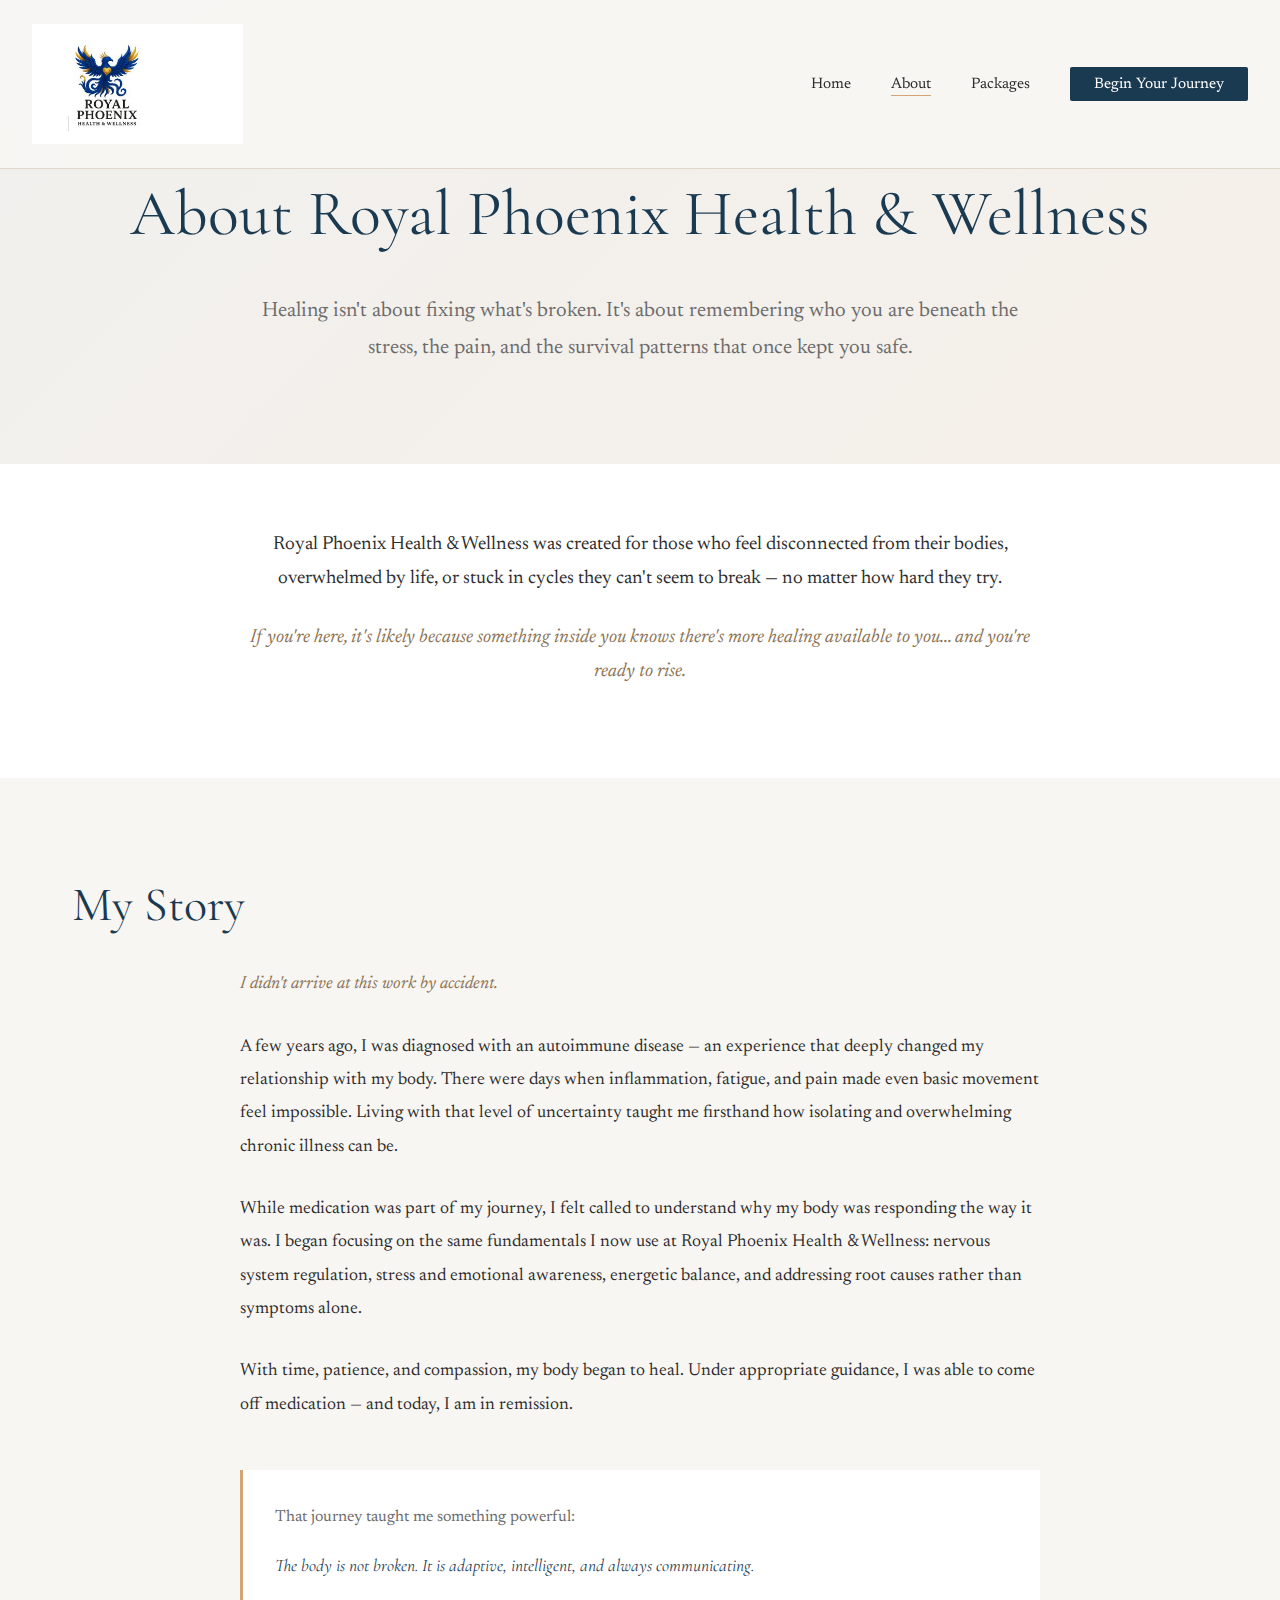
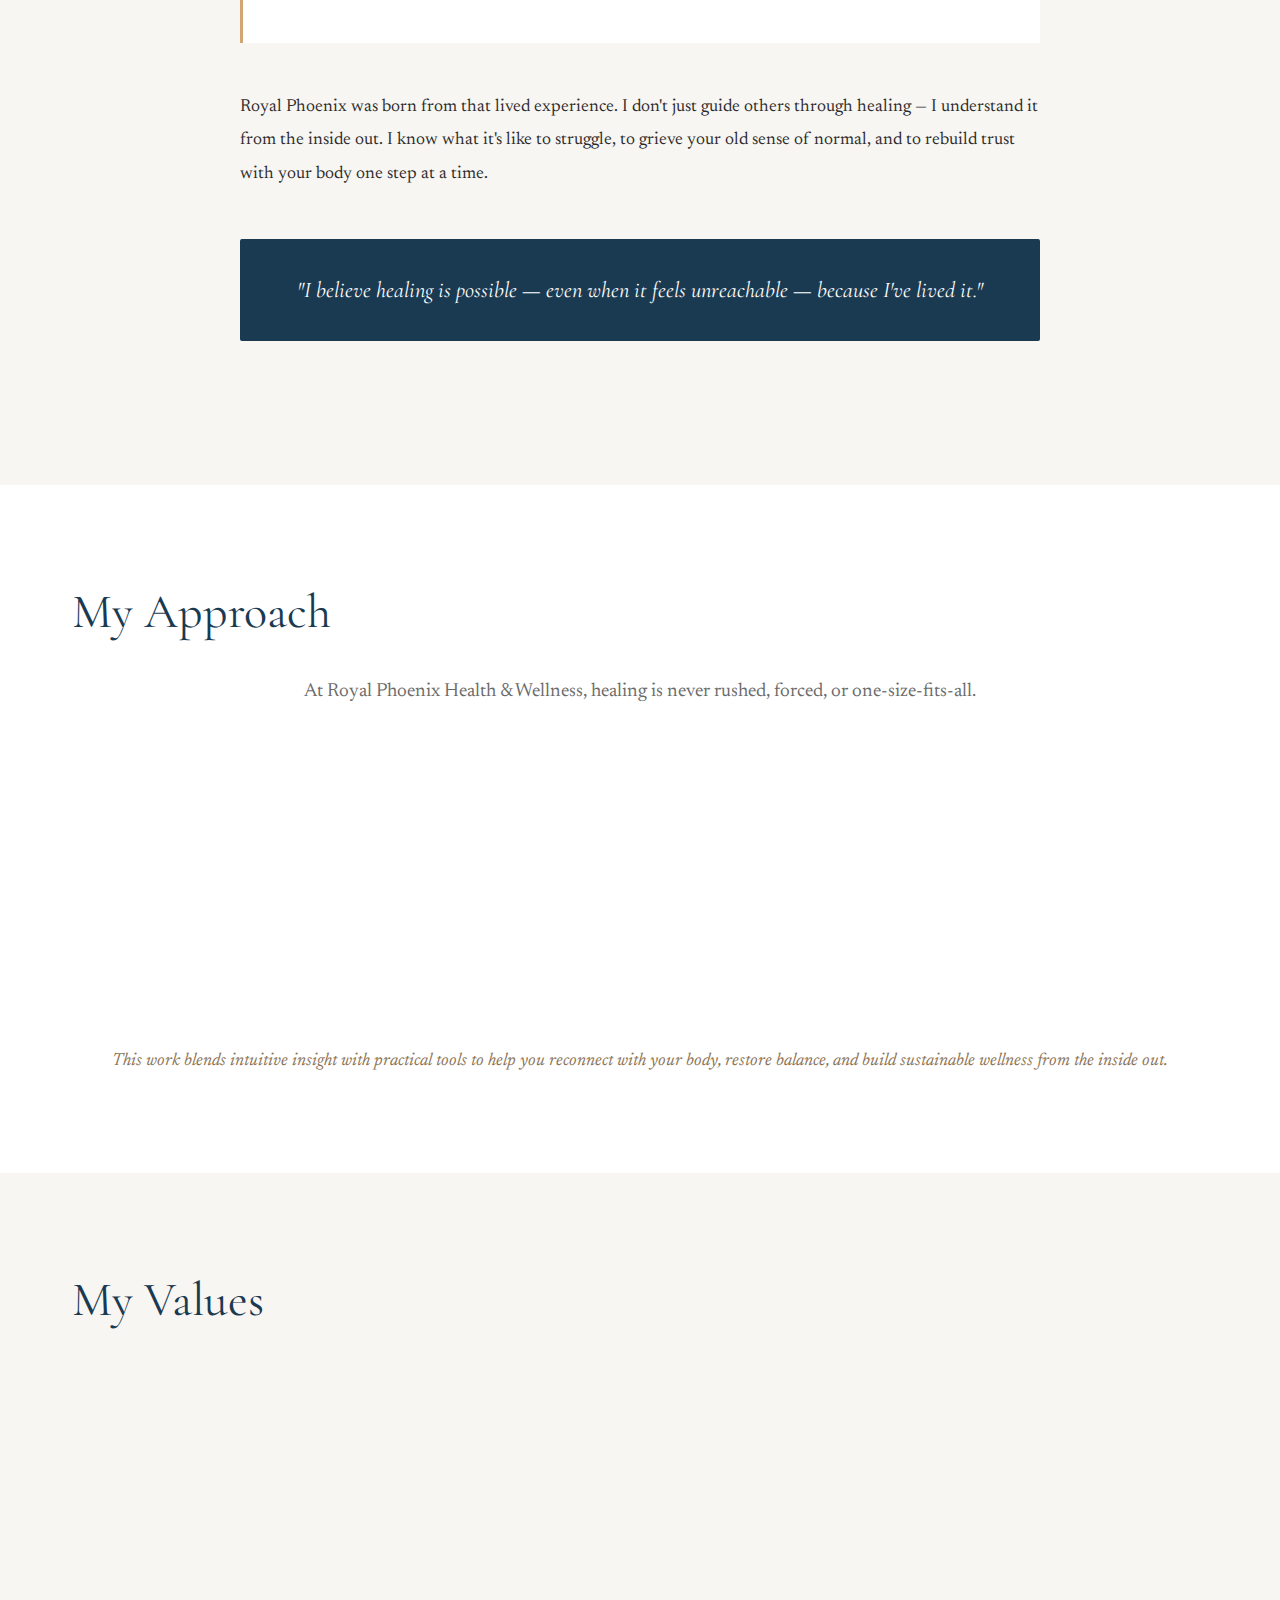
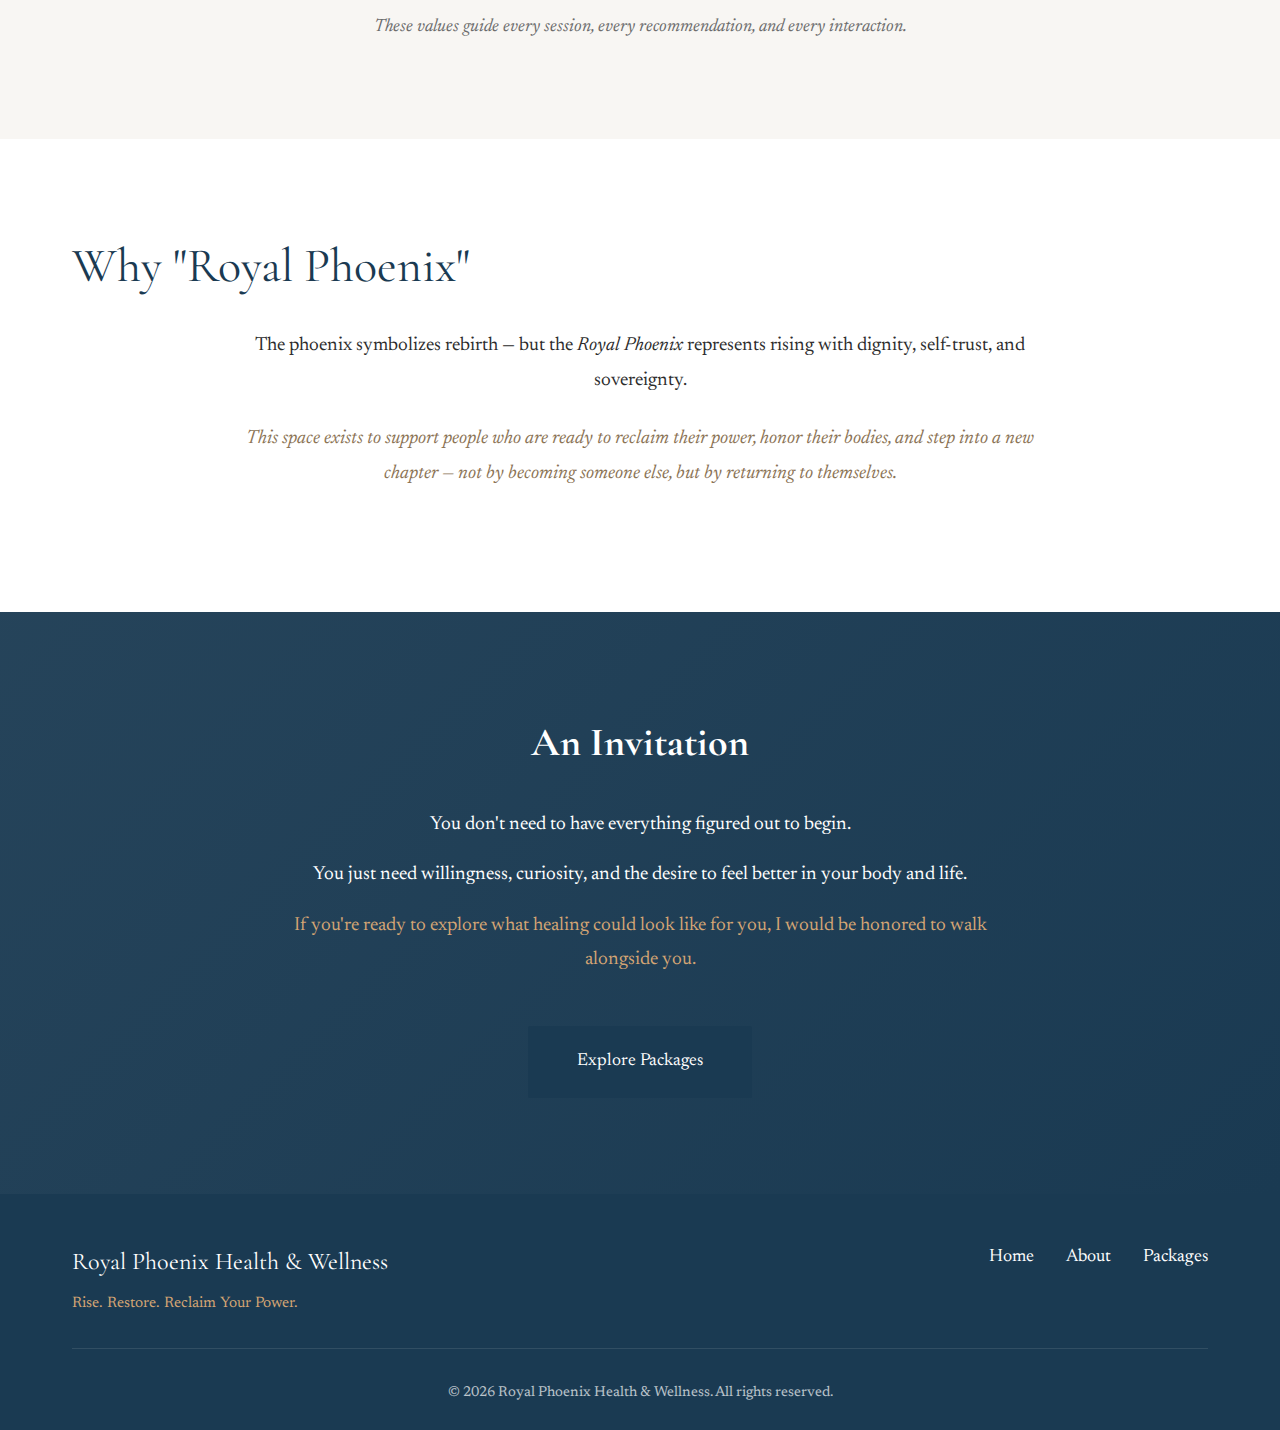
<file: about (1).html>
<!DOCTYPE html>
<html lang="en">
<head>
    <meta charset="UTF-8">
    <meta name="viewport" content="width=device-width, initial-scale=1.0">
    <title>About | Royal Phoenix Health & Wellness</title>
    <meta name="description" content="Learn about the founder's journey from autoimmune diagnosis to remission and the holistic approach to healing.">
    <link rel="preconnect" href="https://fonts.googleapis.com">
    <link rel="preconnect" href="https://fonts.gstatic.com" crossorigin>
    <link href="https://fonts.googleapis.com/css2?family=Cormorant+Garamond:wght@300;400;600;700&family=Newsreader:opsz,wght@6..72,300;6..72,400;6..72,500&display=swap" rel="stylesheet">
    <link rel="stylesheet" href="styles.css">
</head>
<body>
    <!-- Navigation -->
    <nav class="nav">
        <div class="nav-container">
            <a href="index.html" class="logo">
                <img src="logo.png" alt="Royal Phoenix Health & Wellness" class="logo-img">
            </a>
            <ul class="nav-links">
                <li><a href="index.html">Home</a></li>
                <li><a href="about.html" class="active">About</a></li>
                <li><a href="packages.html">Packages</a></li>
                <li><a href="#invitation" class="nav-cta">Begin Your Journey</a></li>
            </ul>
        </div>
    </nav>

    <!-- Hero -->
    <section class="page-hero">
        <div class="container">
            <h1 class="page-title">About Royal Phoenix Health & Wellness</h1>
            <p class="page-subtitle">Healing isn't about fixing what's broken. It's about remembering who you are beneath the stress, the pain, and the survival patterns that once kept you safe.</p>
        </div>
    </section>

    <!-- Introduction -->
    <section class="about-intro">
        <div class="container">
            <div class="about-intro-content">
                <p>Royal Phoenix Health & Wellness was created for those who feel disconnected from their bodies, overwhelmed by life, or stuck in cycles they can't seem to break — no matter how hard they try.</p>
                <p class="about-intro-emphasis">If you're here, it's likely because something inside you knows there's more healing available to you... and you're ready to rise.</p>
            </div>
        </div>
    </section>

    <!-- My Story -->
    <section class="story">
        <div class="container">
            <h2 class="section-title">My Story</h2>
            <div class="story-content">
                <p class="story-opening">I didn't arrive at this work by accident.</p>
                
                <p>A few years ago, I was diagnosed with an autoimmune disease — an experience that deeply changed my relationship with my body. There were days when inflammation, fatigue, and pain made even basic movement feel impossible. Living with that level of uncertainty taught me firsthand how isolating and overwhelming chronic illness can be.</p>
                
                <p>While medication was part of my journey, I felt called to understand why my body was responding the way it was. I began focusing on the same fundamentals I now use at Royal Phoenix Health & Wellness: nervous system regulation, stress and emotional awareness, energetic balance, and addressing root causes rather than symptoms alone.</p>
                
                <p>With time, patience, and compassion, my body began to heal. Under appropriate guidance, I was able to come off medication — and today, I am in remission.</p>
                
                <div class="story-insight">
                    <p>That journey taught me something powerful:</p>
                    <p class="story-insight-text">The body is not broken. It is adaptive, intelligent, and always communicating.</p>
                </div>
                
                <p>Royal Phoenix was born from that lived experience. I don't just guide others through healing — I understand it from the inside out. I know what it's like to struggle, to grieve your old sense of normal, and to rebuild trust with your body one step at a time.</p>
                
                <blockquote class="story-quote">
                    "I believe healing is possible — even when it feels unreachable — because I've lived it."
                </blockquote>
            </div>
        </div>
    </section>

    <!-- My Approach -->
    <section class="about-approach">
        <div class="container">
            <h2 class="section-title">My Approach</h2>
            <p class="about-approach-intro">At Royal Phoenix Health & Wellness, healing is never rushed, forced, or one-size-fits-all.</p>
            
            <div class="approach-principles">
                <div class="principle">
                    <h3>Holistic</h3>
                    <p>Addressing the physical, emotional, energetic, and mental layers of well-being</p>
                </div>
                <div class="principle">
                    <h3>Root-cause focused</h3>
                    <p>Going beneath symptoms to understand what your body is asking for</p>
                </div>
                <div class="principle">
                    <h3>Nervous-system informed</h3>
                    <p>Creating safety before change</p>
                </div>
                <div class="principle">
                    <h3>Client-centered</h3>
                    <p>Honoring your pace, boundaries, and lived experience</p>
                </div>
            </div>
            
            <p class="about-approach-footer">This work blends intuitive insight with practical tools to help you reconnect with your body, restore balance, and build sustainable wellness from the inside out.</p>
        </div>
    </section>

    <!-- Values -->
    <section class="values">
        <div class="container">
            <h2 class="section-title">My Values</h2>
            <div class="values-grid">
                <div class="value-card">
                    <div class="value-marker">◆</div>
                    <h3>Compassion over pressure</h3>
                </div>
                <div class="value-card">
                    <div class="value-marker">◆</div>
                    <h3>Safety before transformation</h3>
                </div>
                <div class="value-card">
                    <div class="value-marker">◆</div>
                    <h3>Awareness creates choice</h3>
                </div>
                <div class="value-card">
                    <div class="value-marker">◆</div>
                    <h3>Healing happens in layers</h3>
                </div>
                <div class="value-card">
                    <div class="value-marker">◆</div>
                    <h3>You are not broken — you are adaptive</h3>
                </div>
            </div>
            <p class="values-footer">These values guide every session, every recommendation, and every interaction.</p>
        </div>
    </section>

    <!-- Why Royal Phoenix -->
    <section class="why-name">
        <div class="container">
            <h2 class="section-title">Why "Royal Phoenix"</h2>
            <div class="why-name-content">
                <p>The phoenix symbolizes rebirth — but the <em>Royal Phoenix</em> represents rising with dignity, self-trust, and sovereignty.</p>
                <p class="why-name-purpose">This space exists to support people who are ready to reclaim their power, honor their bodies, and step into a new chapter — not by becoming someone else, but by returning to themselves.</p>
            </div>
        </div>
    </section>

    <!-- Invitation -->
    <section class="invitation" id="invitation">
        <div class="container">
            <div class="invitation-content">
                <h2>An Invitation</h2>
                <p>You don't need to have everything figured out to begin.</p>
                <p>You just need willingness, curiosity, and the desire to feel better in your body and life.</p>
                <p class="invitation-close">If you're ready to explore what healing could look like for you, I would be honored to walk alongside you.</p>
                <a href="packages.html" class="btn btn-primary btn-large">Explore Packages</a>
            </div>
        </div>
    </section>

    <!-- Footer -->
    <footer class="footer">
        <div class="container">
            <div class="footer-content">
                <div class="footer-brand">
                    <h3>Royal Phoenix Health & Wellness</h3>
                    <p>Rise. Restore. Reclaim Your Power.</p>
                </div>
                <div class="footer-links">
                    <a href="index.html">Home</a>
                    <a href="about.html">About</a>
                    <a href="packages.html">Packages</a>
                </div>
            </div>
            <div class="footer-bottom">
                <p>&copy; 2026 Royal Phoenix Health & Wellness. All rights reserved.</p>
            </div>
        </div>
    </footer>

    <script src="script.js"></script>
</body>
</html>
</file>
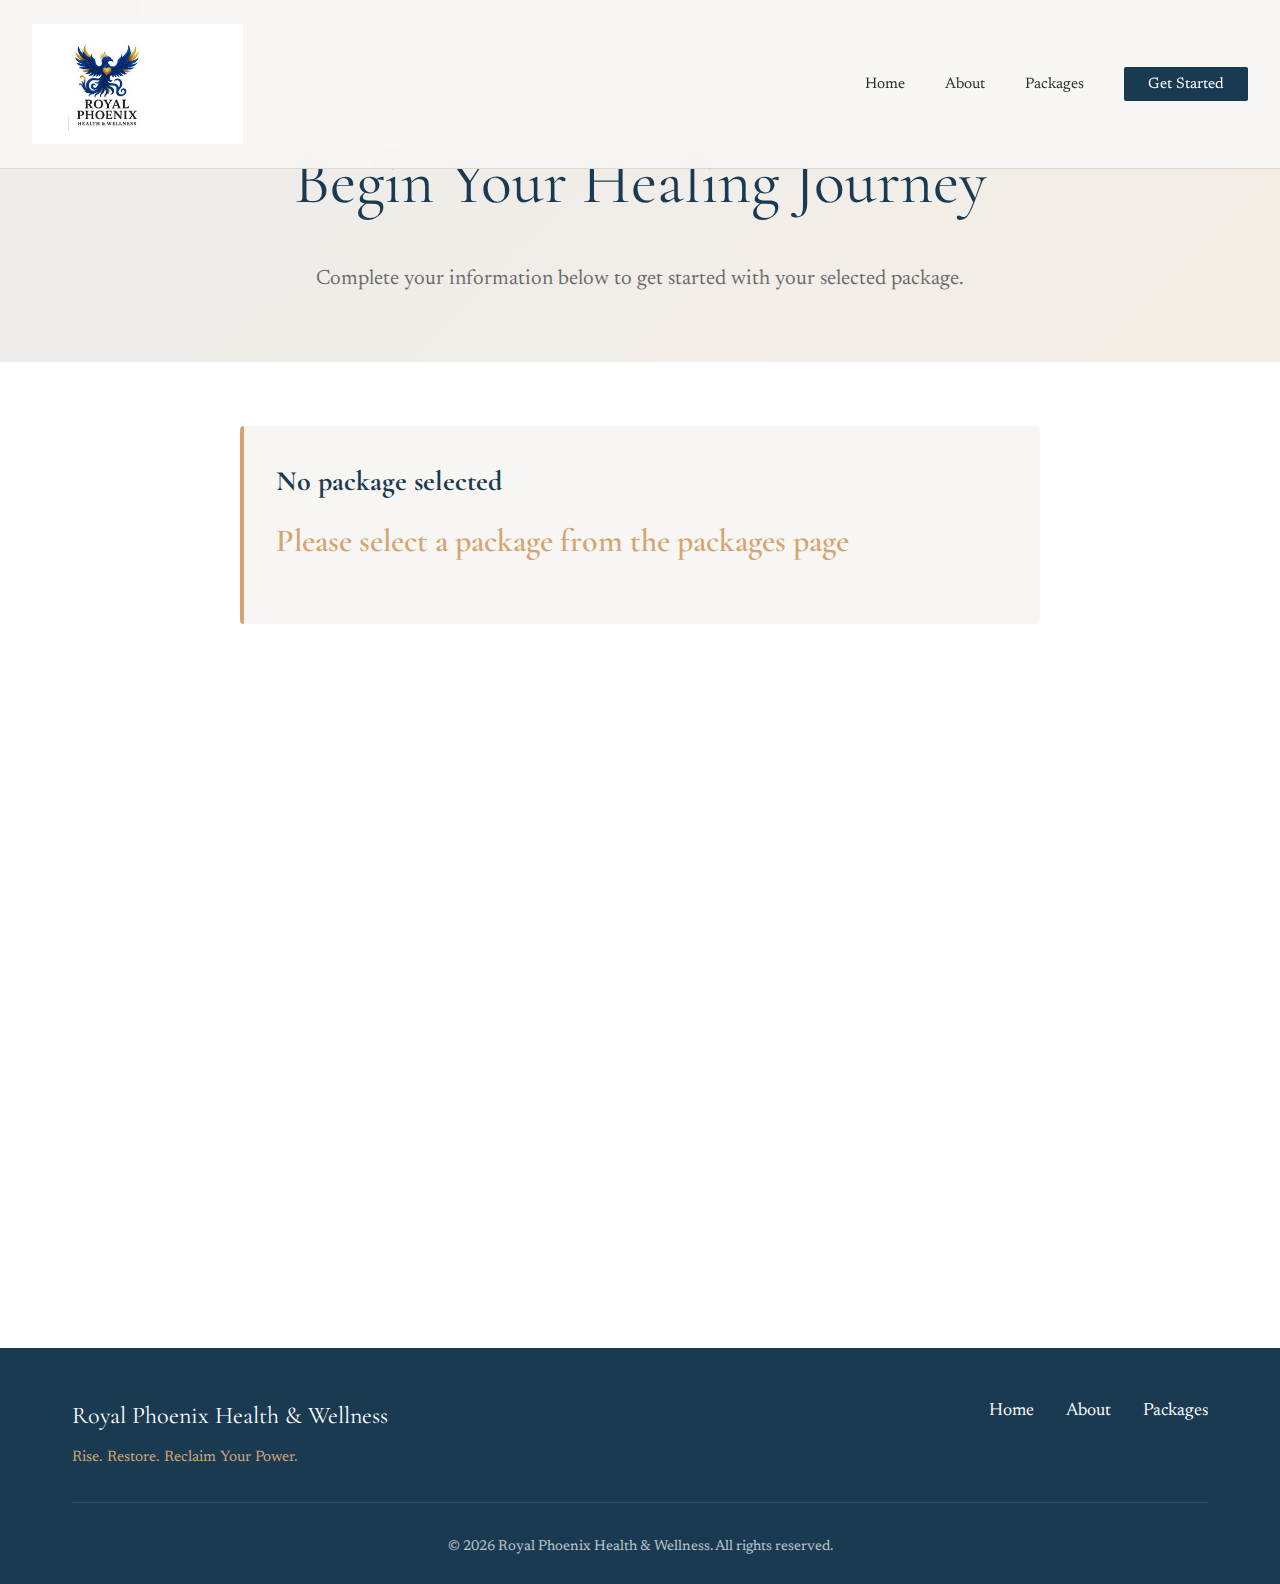
<file: booking.html>
<!DOCTYPE html>
<html lang="en">
<head>
    <meta charset="UTF-8">
    <meta name="viewport" content="width=device-width, initial-scale=1.0">
    <title>Booking | Royal Phoenix Health & Wellness</title>
    <meta name="description" content="Complete your booking for Royal Phoenix Health & Wellness services.">
    <link rel="preconnect" href="https://fonts.googleapis.com">
    <link rel="preconnect" href="https://fonts.gstatic.com" crossorigin>
    <link href="https://fonts.googleapis.com/css2?family=Cormorant+Garamond:wght@300;400;600;700&family=Newsreader:opsz,wght@6..72,300;6..72,400;6..72,500&display=swap" rel="stylesheet">
    <link rel="stylesheet" href="styles.css">
</head>
<body>
    <!-- Navigation -->
    <nav class="nav">
        <div class="nav-container">
            <a href="index.html" class="logo">
                <img src="logo.png" alt="Royal Phoenix Health & Wellness" class="logo-img">
            </a>
            <ul class="nav-links">
                <li><a href="index.html">Home</a></li>
                <li><a href="about.html">About</a></li>
                <li><a href="packages.html">Packages</a></li>
                <li><a href="booking.html" class="nav-cta active">Get Started</a></li>
            </ul>
        </div>
    </nav>

    <!-- Hero -->
    <section class="page-hero booking-hero">
        <div class="booking-container">
            <h1 class="page-title">Begin Your Healing Journey</h1>
            <p class="page-subtitle">Complete your information below to get started with your selected package.</p>
        </div>
    </section>

    <!-- Booking Form Section -->
    <section class="booking-form-section">
        <div class="booking-container">
            <!-- Selected Package Display -->
            <div class="selected-package-display" id="packageDisplay">
                <h3 id="packageName">Loading package...</h3>
                <div class="price" id="packagePrice"></div>
            </div>

            <!-- Tally Form Embedded -->
            <div class="tally-form-container">
                <iframe 
                    data-tally-src="https://tally.so/embed/zxKjW0?alignLeft=1&hideTitle=1&transparentBackground=1&dynamicHeight=1" 
                    loading="lazy" 
                    width="100%" 
                    height="600" 
                    frameborder="0" 
                    marginheight="0" 
                    marginwidth="0" 
                    title="Royal Phoenix Booking Form"
                    style="border: none;"
                ></iframe>
                <script>
                    var d=document,w="https://tally.so/widgets/embed.js",v=function(){"undefined"!=typeof Tally?Tally.loadEmbeds():d.querySelectorAll("iframe[data-tally-src]:not([src])").forEach((function(e){e.src=e.dataset.tallySrc}))};if("undefined"!=typeof Tally)v();else if(d.querySelector('script[src="'+w+'"]')==null){var s=d.createElement("script");s.src=w,s.onload=v,s.onerror=v,d.body.appendChild(s);}
                </script>
            </div>
        </div>
    </section>

    <!-- Footer -->
    <footer class="footer">
        <div class="container">
            <div class="footer-content">
                <div class="footer-brand">
                    <h3>Royal Phoenix Health & Wellness</h3>
                    <p>Rise. Restore. Reclaim Your Power.</p>
                </div>
                <div class="footer-links">
                    <a href="index.html">Home</a>
                    <a href="about.html">About</a>
                    <a href="packages.html">Packages</a>
                </div>
            </div>
            <div class="footer-bottom">
                <p>&copy; 2026 Royal Phoenix Health & Wellness. All rights reserved.</p>
            </div>
        </div>
    </footer>

    <script src="script.js"></script>
    <script src="booking.js"></script>
</body>
</html>
</file>
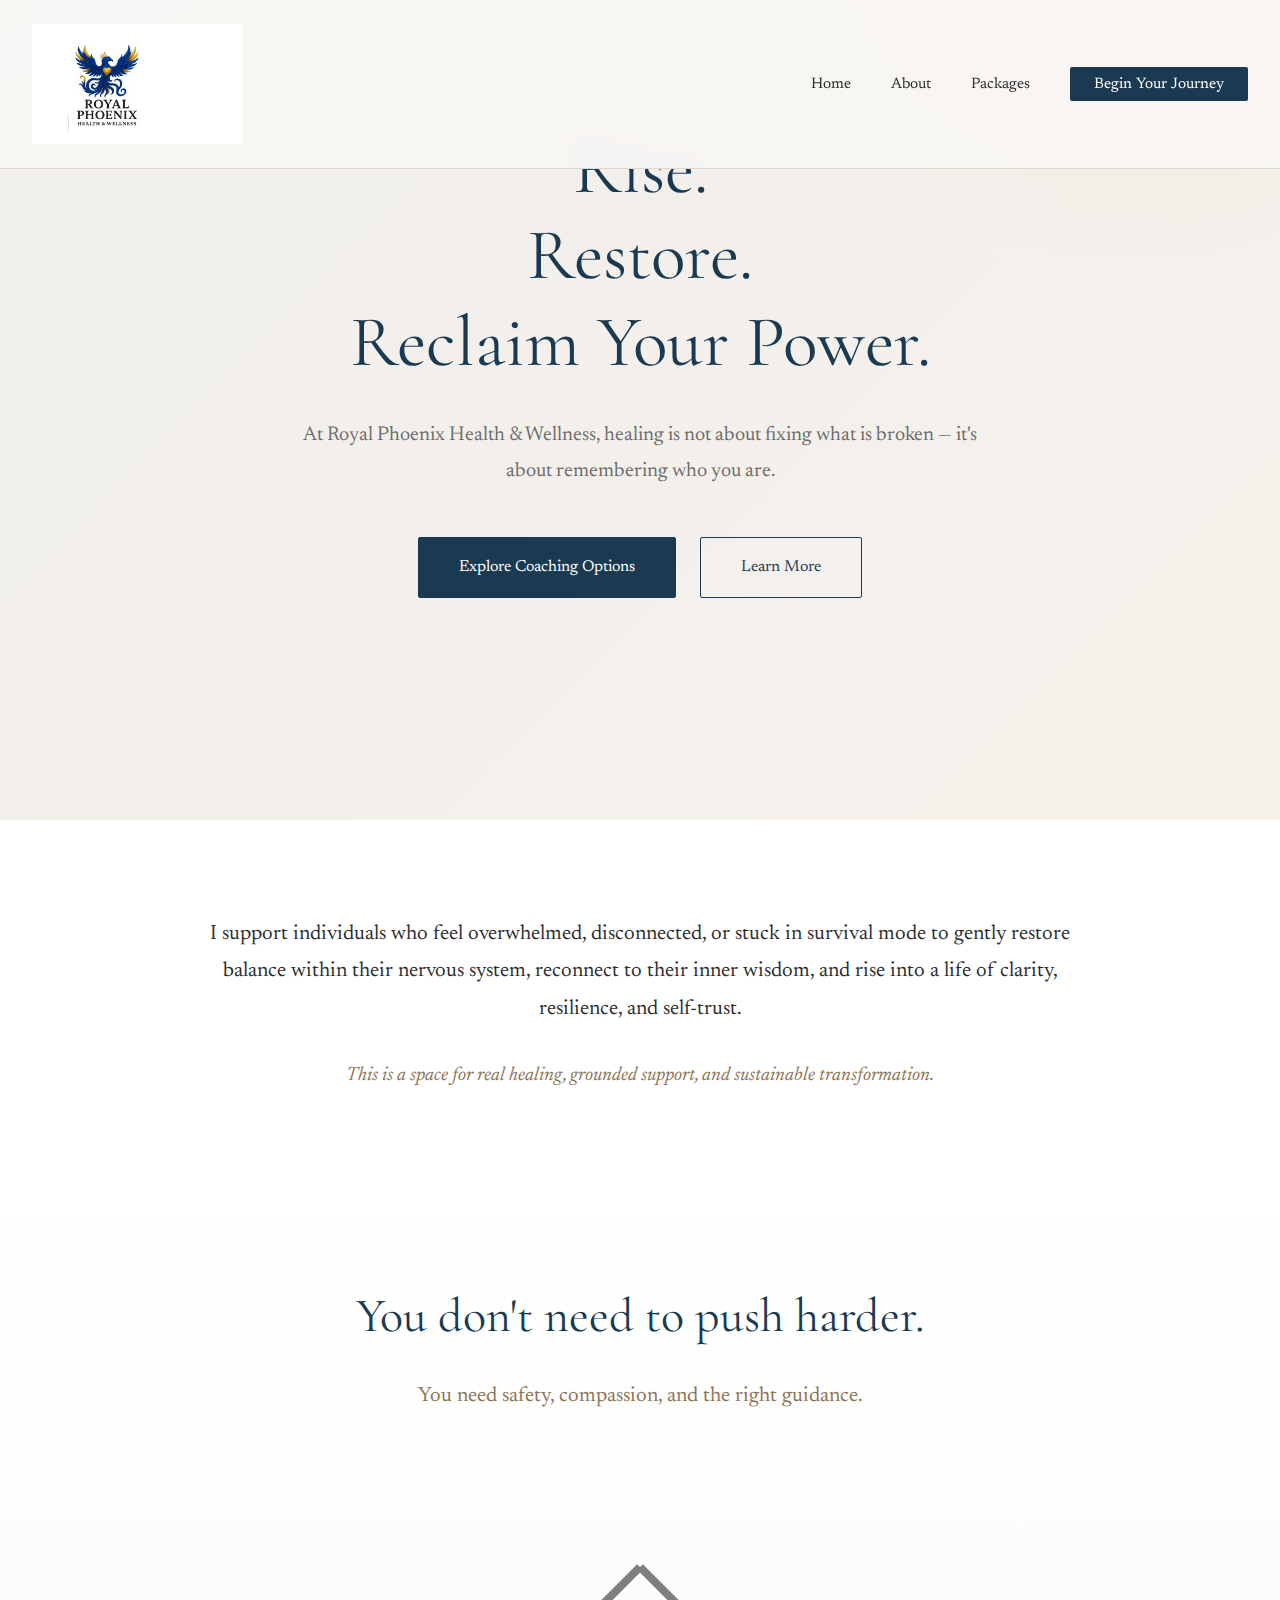
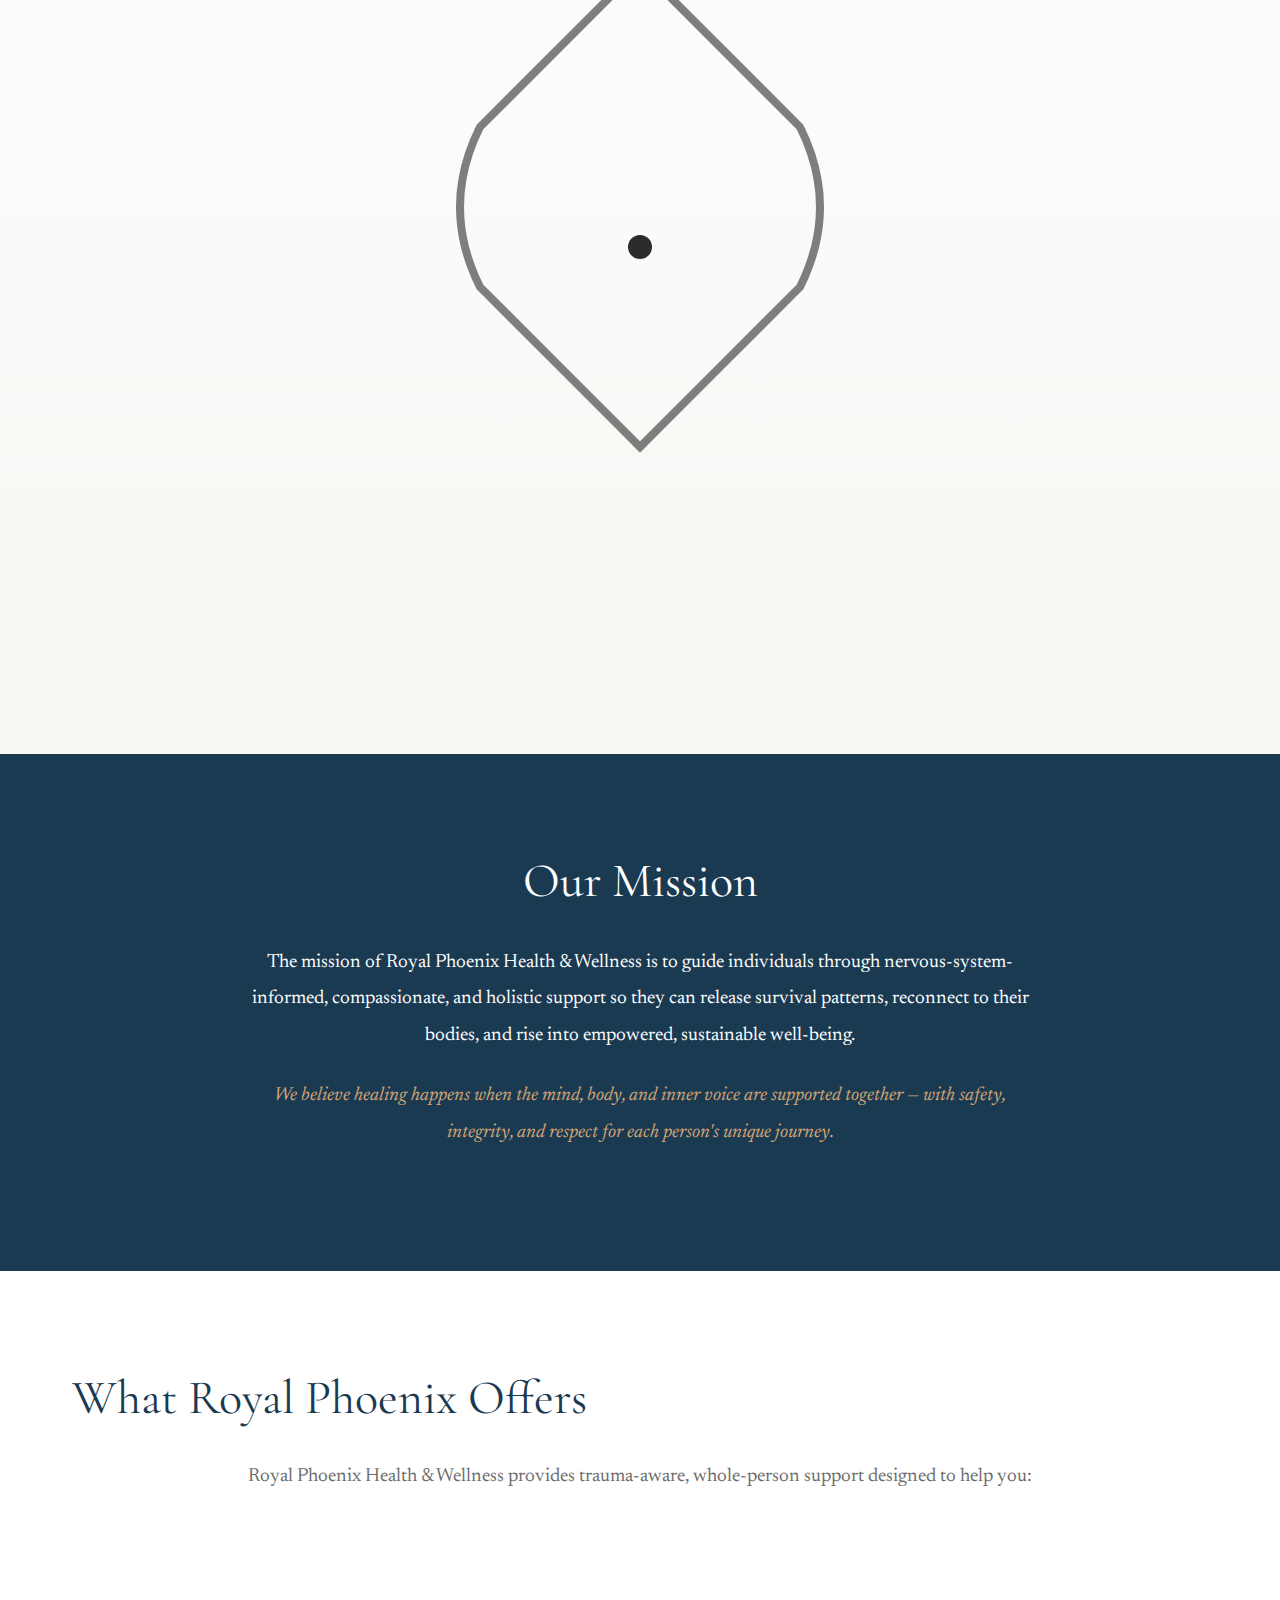
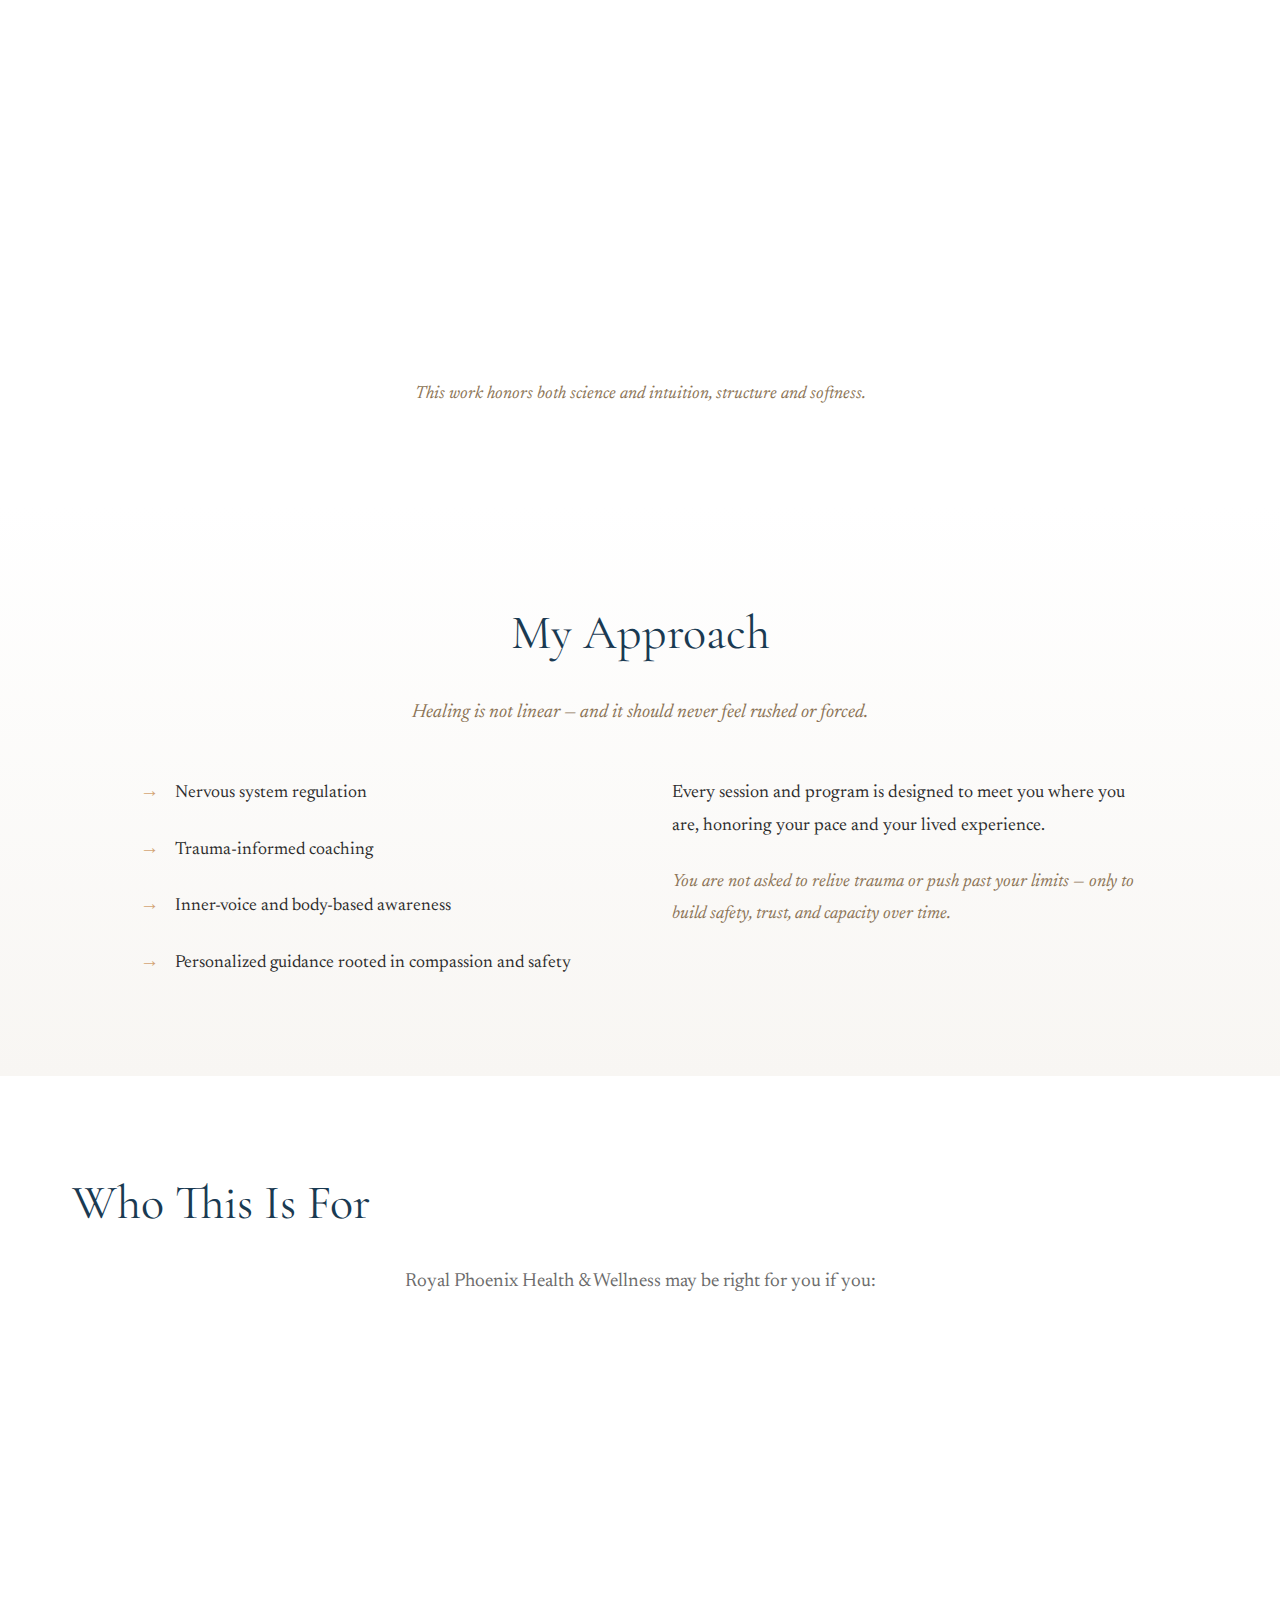
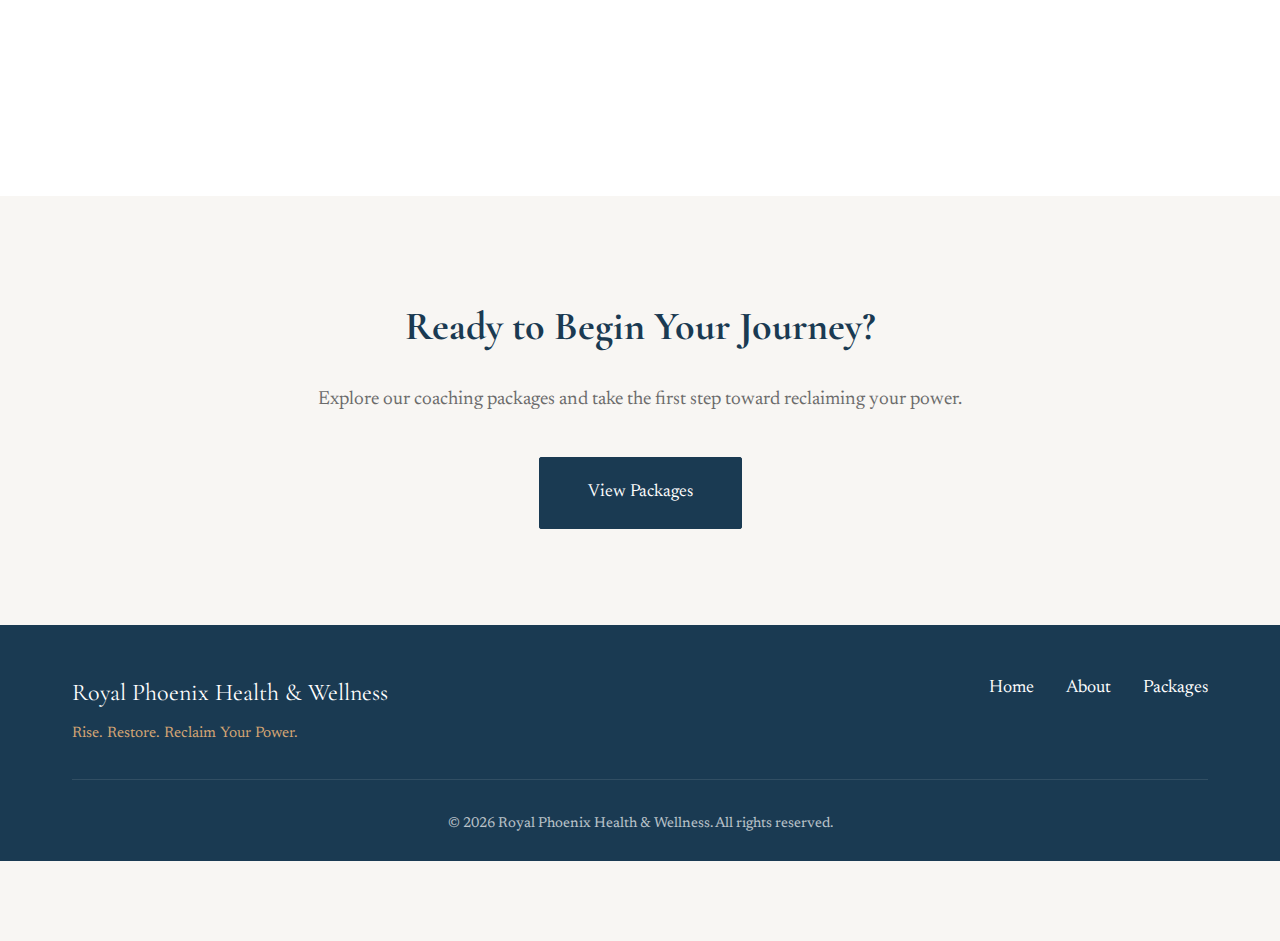
<file: index (1).html>
<!DOCTYPE html>
<html lang="en">
<head>
    <meta charset="UTF-8">
    <meta name="viewport" content="width=device-width, initial-scale=1.0">
    <title>Royal Phoenix Health & Wellness | Rise. Restore. Reclaim Your Power.</title>
    <meta name="description" content="Trauma-aware, whole-person support for nervous system healing, chronic stress relief, and sustainable transformation.">
    <link rel="preconnect" href="https://fonts.googleapis.com">
    <link rel="preconnect" href="https://fonts.gstatic.com" crossorigin>
    <link href="https://fonts.googleapis.com/css2?family=Cormorant+Garamond:wght@300;400;600;700&family=Newsreader:opsz,wght@6..72,300;6..72,400;6..72,500&display=swap" rel="stylesheet">
    <link rel="stylesheet" href="styles.css">
</head>
<body>
    <!-- Navigation -->
    <nav class="nav">
        <div class="nav-container">
            <a href="index.html" class="logo">
                <img src="logo.png" alt="Royal Phoenix Health & Wellness" class="logo-img">
            </a>
            <ul class="nav-links">
                <li><a href="index.html">Home</a></li>
                <li><a href="about.html">About</a></li>
                <li><a href="packages.html">Packages</a></li>
                <li><a href="#contact" class="nav-cta">Begin Your Journey</a></li>
            </ul>
        </div>
    </nav>

    <!-- Hero Section -->
    <section class="hero">
        <div class="hero-background"></div>
        <div class="hero-content">
            <h1 class="hero-title">
                <span class="hero-line">Rise.</span>
                <span class="hero-line">Restore.</span>
                <span class="hero-line">Reclaim Your Power.</span>
            </h1>
            <p class="hero-subtitle">At Royal Phoenix Health & Wellness, healing is not about fixing what is broken — it's about remembering who you are.</p>
            <div class="hero-cta">
                <a href="packages.html" class="btn btn-primary">Explore Coaching Options</a>
                <a href="#approach" class="btn btn-secondary">Learn More</a>
            </div>
        </div>
        <div class="scroll-indicator">
            <span>Scroll to explore</span>
            <div class="scroll-line"></div>
        </div>
    </section>

    <!-- Introduction -->
    <section class="intro">
        <div class="container">
            <div class="intro-content">
                <p class="intro-text">I support individuals who feel overwhelmed, disconnected, or stuck in survival mode to gently restore balance within their nervous system, reconnect to their inner wisdom, and rise into a life of clarity, resilience, and self-trust.</p>
                <p class="intro-emphasis">This is a space for real healing, grounded support, and sustainable transformation.</p>
            </div>
        </div>
    </section>

    <!-- Philosophy -->
    <section class="philosophy">
        <div class="container">
            <div class="philosophy-grid">
                <div class="philosophy-text">
                    <h2 class="section-title">You don't need to push harder.</h2>
                    <p class="philosophy-description">You need safety, compassion, and the right guidance.</p>
                </div>
                <div class="philosophy-visual">
                    <div class="phoenix-symbol">
                        <svg viewBox="0 0 200 200" xmlns="http://www.w3.org/2000/svg">
                            <path d="M100,30 Q120,50 140,70 Q150,90 140,110 Q130,120 120,130 L100,150 L80,130 Q70,120 60,110 Q50,90 60,70 Q80,50 100,30" 
                                  fill="none" stroke="currentColor" stroke-width="2" opacity="0.6"/>
                            <circle cx="100" cy="100" r="3" fill="currentColor"/>
                        </svg>
                    </div>
                </div>
            </div>
        </div>
    </section>

    <!-- Mission -->
    <section class="mission" id="mission">
        <div class="container">
            <h2 class="section-title centered">Our Mission</h2>
            <div class="mission-content">
                <p>The mission of Royal Phoenix Health & Wellness is to guide individuals through nervous-system-informed, compassionate, and holistic support so they can release survival patterns, reconnect to their bodies, and rise into empowered, sustainable well-being.</p>
                <p class="mission-belief">We believe healing happens when the mind, body, and inner voice are supported together — with safety, integrity, and respect for each person's unique journey.</p>
            </div>
        </div>
    </section>

    <!-- What We Offer -->
    <section class="offerings">
        <div class="container">
            <h2 class="section-title">What Royal Phoenix Offers</h2>
            <p class="offerings-intro">Royal Phoenix Health & Wellness provides trauma-aware, whole-person support designed to help you:</p>
            <div class="offerings-grid">
                <div class="offering-card">
                    <div class="offering-icon">◆</div>
                    <h3>Calm chronic stress and nervous system overload</h3>
                </div>
                <div class="offering-card">
                    <div class="offering-icon">◆</div>
                    <h3>Reconnect with your body and internal signals</h3>
                </div>
                <div class="offering-card">
                    <div class="offering-icon">◆</div>
                    <h3>Build emotional resilience and self-regulation</h3>
                </div>
                <div class="offering-card">
                    <div class="offering-icon">◆</div>
                    <h3>Release old patterns rooted in survival and trauma</h3>
                </div>
                <div class="offering-card">
                    <div class="offering-icon">◆</div>
                    <h3>Create sustainable habits that support long-term well-being</h3>
                </div>
            </div>
            <p class="offerings-footer">This work honors both science and intuition, structure and softness.</p>
        </div>
    </section>

    <!-- Approach -->
    <section class="approach" id="approach">
        <div class="container">
            <div class="approach-header">
                <h2 class="section-title">My Approach</h2>
                <p class="approach-subtitle">Healing is not linear — and it should never feel rushed or forced.</p>
            </div>
            <div class="approach-content">
                <div class="approach-list">
                    <div class="approach-item">
                        <span class="approach-bullet">→</span>
                        <span>Nervous system regulation</span>
                    </div>
                    <div class="approach-item">
                        <span class="approach-bullet">→</span>
                        <span>Trauma-informed coaching</span>
                    </div>
                    <div class="approach-item">
                        <span class="approach-bullet">→</span>
                        <span>Inner-voice and body-based awareness</span>
                    </div>
                    <div class="approach-item">
                        <span class="approach-bullet">→</span>
                        <span>Personalized guidance rooted in compassion and safety</span>
                    </div>
                </div>
                <div class="approach-description">
                    <p>Every session and program is designed to meet you where you are, honoring your pace and your lived experience.</p>
                    <p class="approach-promise">You are not asked to relive trauma or push past your limits — only to build safety, trust, and capacity over time.</p>
                </div>
            </div>
        </div>
    </section>

    <!-- Who This Is For -->
    <section class="who-for">
        <div class="container">
            <h2 class="section-title">Who This Is For</h2>
            <p class="who-for-intro">Royal Phoenix Health & Wellness may be right for you if you:</p>
            <div class="who-for-grid">
                <div class="who-for-item">Feel stuck in fight, flight, or freeze</div>
                <div class="who-for-item">Experience chronic stress, burnout, or emotional overwhelm</div>
                <div class="who-for-item">Have tried "doing all the right things"</div>
                <div class="who-for-item">Are struggling with the challenges of an autoimmune disease or chronic health condition</div>
                <div class="who-for-item">Are stuck in the downward spiral of the effects of the stages of menopause</div>
            </div>
        </div>
    </section>

    <!-- CTA Section -->
    <section class="cta-section" id="contact">
        <div class="container">
            <div class="cta-content">
                <h2>Ready to Begin Your Journey?</h2>
                <p>Explore our coaching packages and take the first step toward reclaiming your power.</p>
                <a href="packages.html" class="btn btn-primary btn-large">View Packages</a>
            </div>
        </div>
    </section>

    <!-- Footer -->
    <footer class="footer">
        <div class="container">
            <div class="footer-content">
                <div class="footer-brand">
                    <h3>Royal Phoenix Health & Wellness</h3>
                    <p>Rise. Restore. Reclaim Your Power.</p>
                </div>
                <div class="footer-links">
                    <a href="index.html">Home</a>
                    <a href="about.html">About</a>
                    <a href="packages.html">Packages</a>
                </div>
            </div>
            <div class="footer-bottom">
                <p>&copy; 2026 Royal Phoenix Health & Wellness. All rights reserved.</p>
            </div>
        </div>
    </footer>

    <script src="script.js"></script>
</body>
</html>
</file>
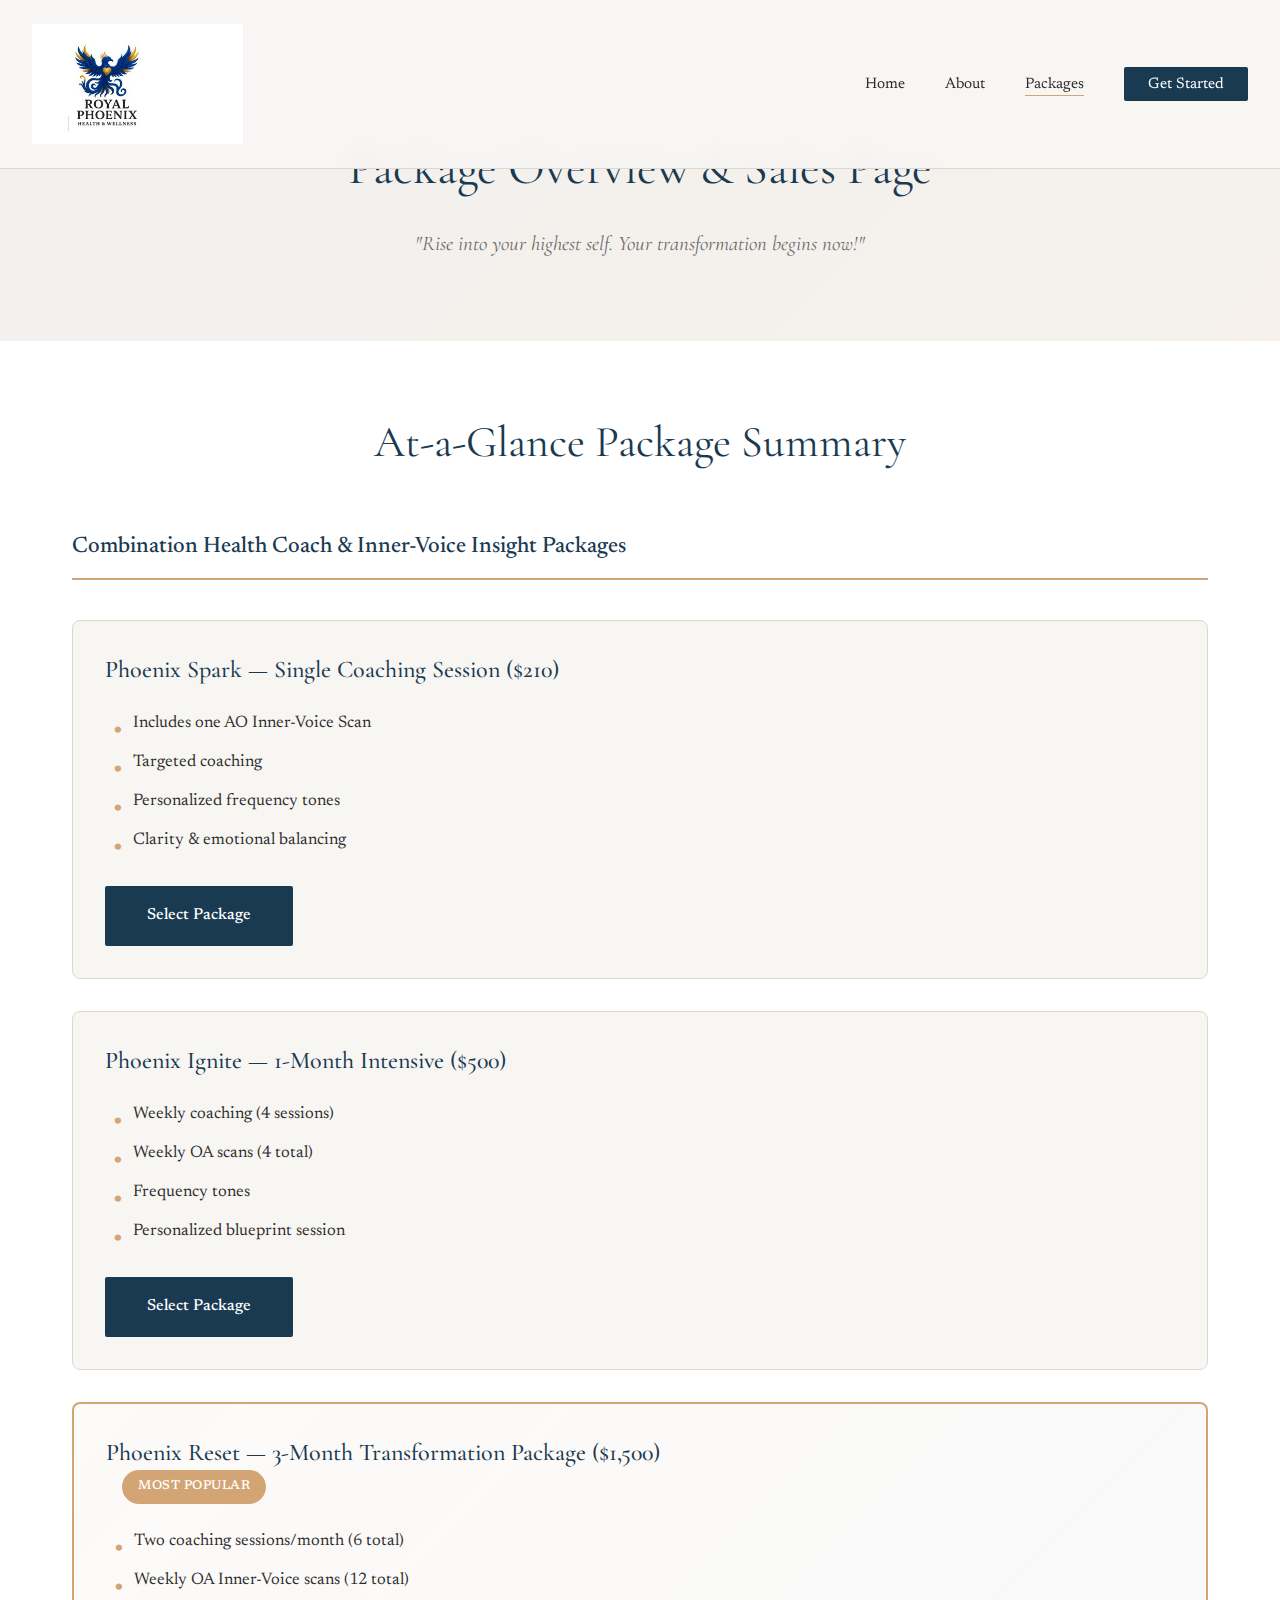
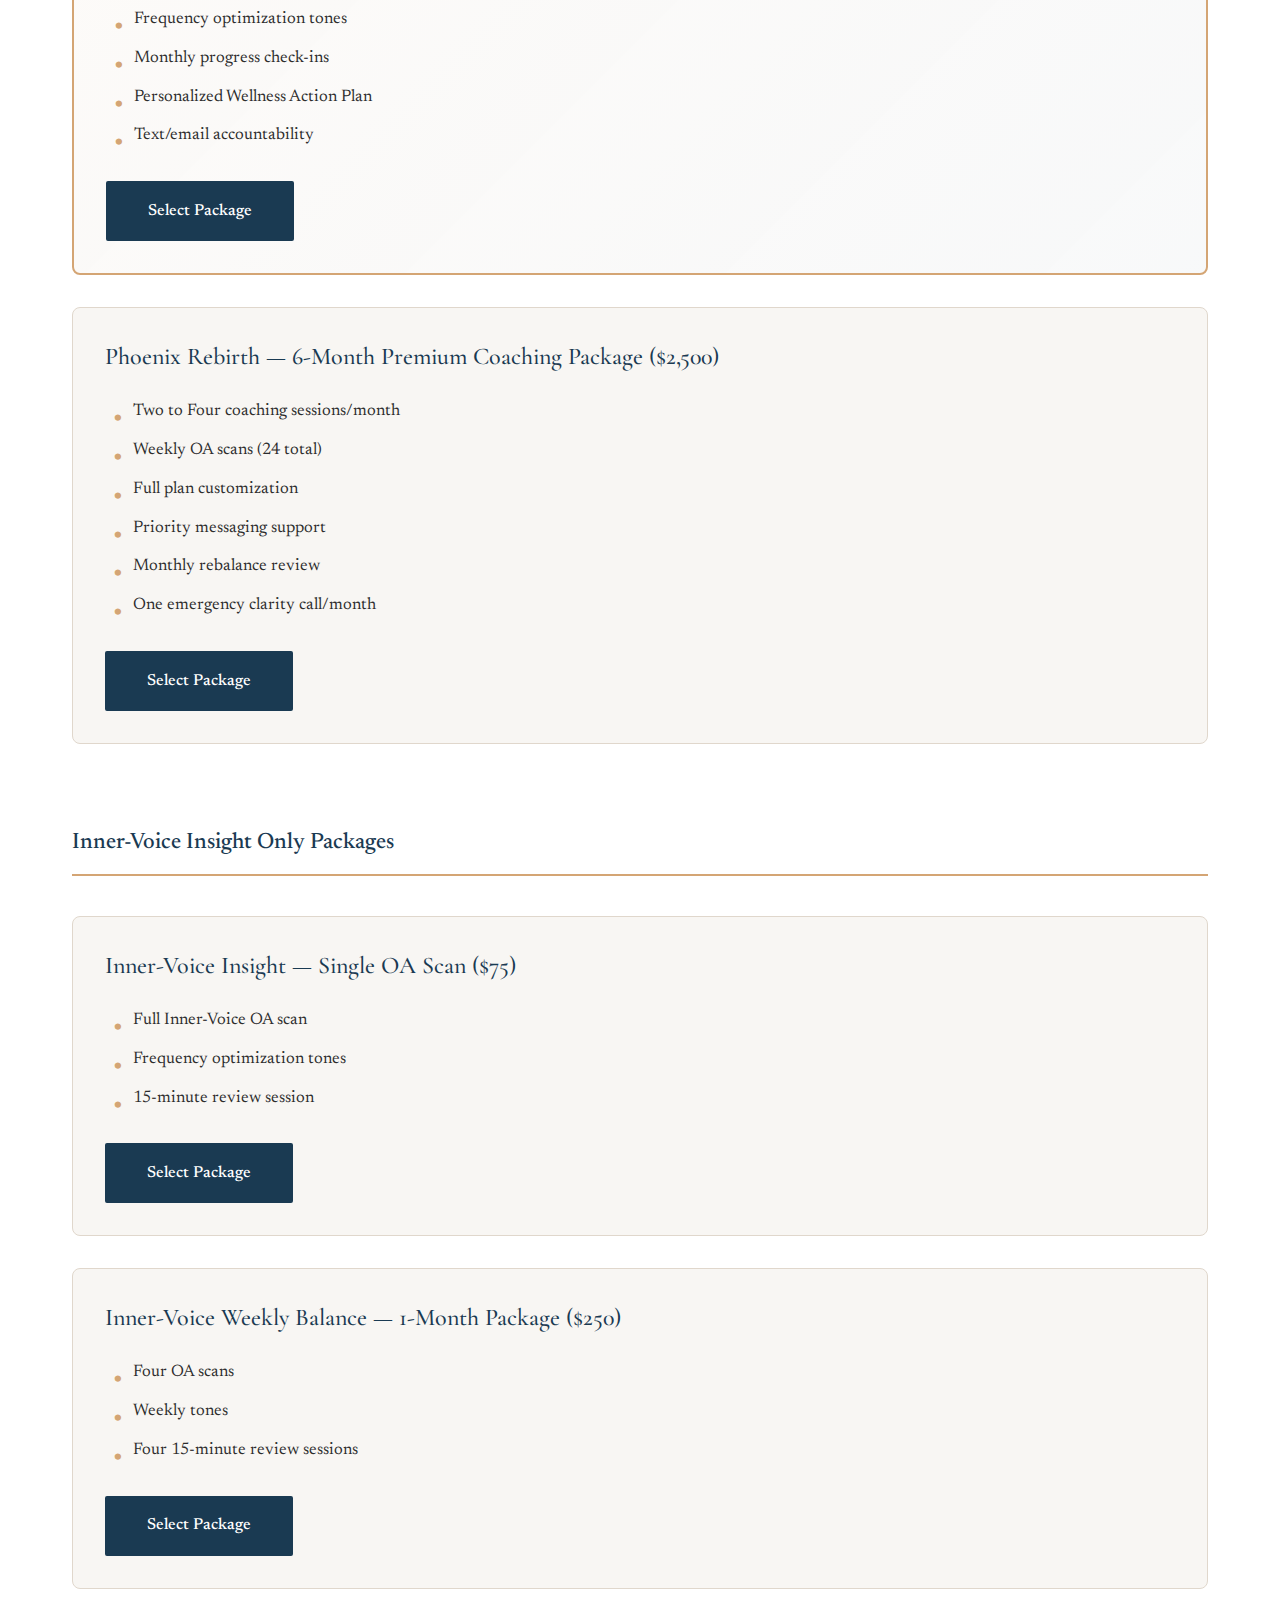
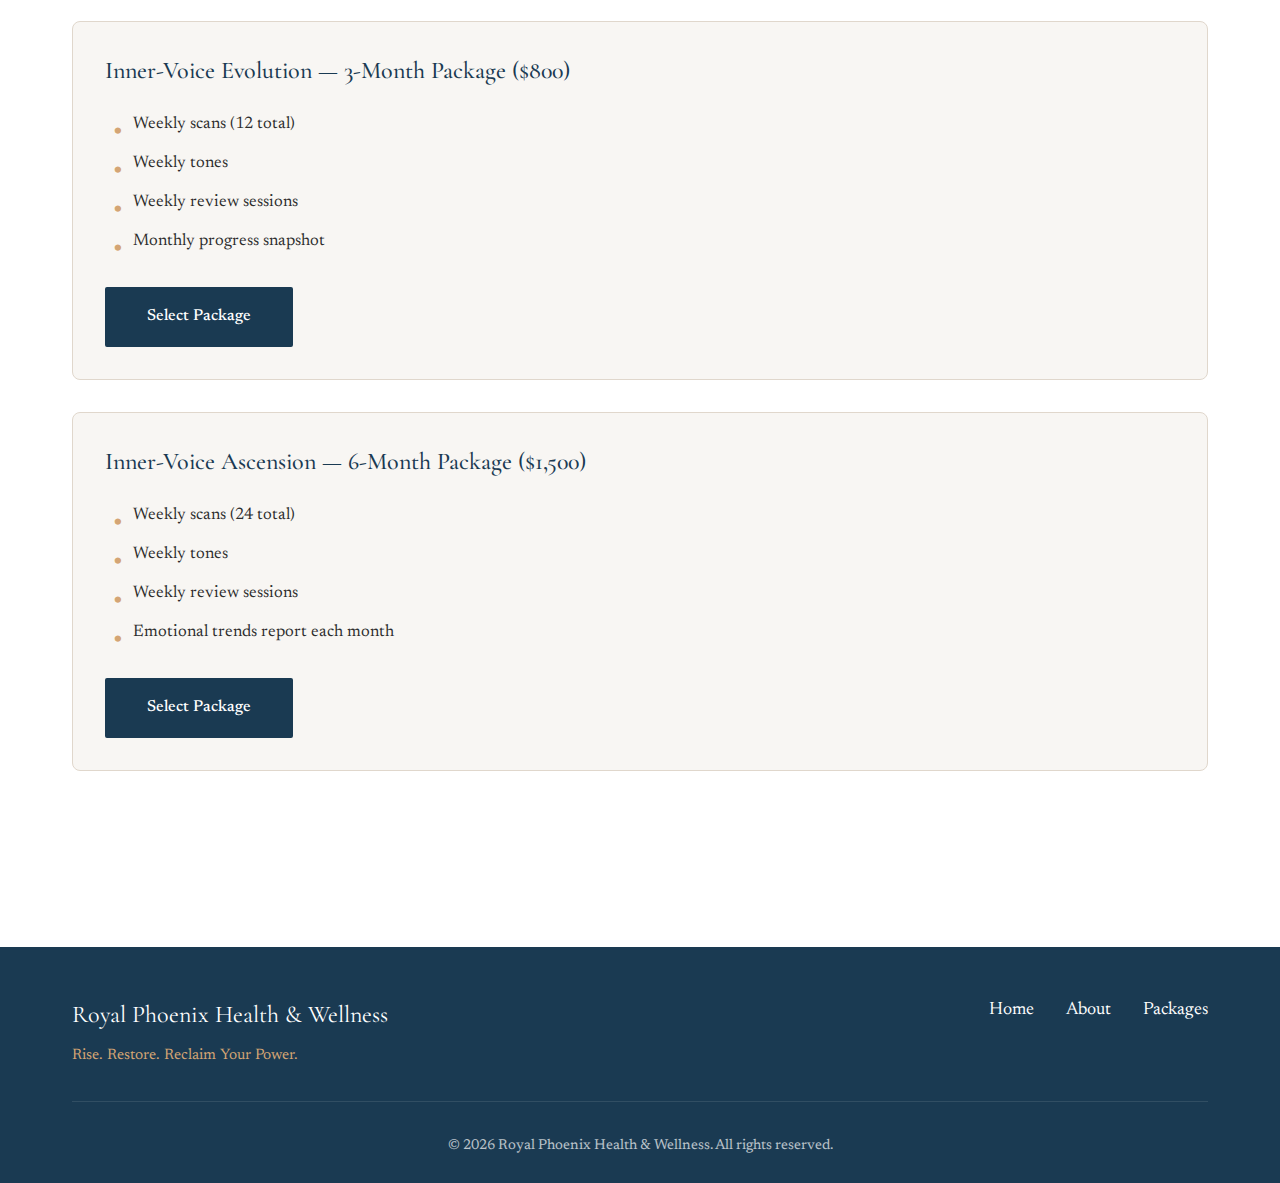
<file: packages (1).html>
<!DOCTYPE html>
<html lang="en">
<head>
    <meta charset="UTF-8">
    <meta name="viewport" content="width=device-width, initial-scale=1.0">
    <title>Packages | Royal Phoenix Health & Wellness</title>
    <meta name="description" content="Explore coaching packages and Inner-Voice insight options to support your healing journey.">
    <link rel="preconnect" href="https://fonts.googleapis.com">
    <link rel="preconnect" href="https://fonts.gstatic.com" crossorigin>
    <link href="https://fonts.googleapis.com/css2?family=Cormorant+Garamond:wght@300;400;600;700&family=Newsreader:opsz,wght@6..72,300;6..72,400;6..72,500&display=swap" rel="stylesheet">
    <link rel="stylesheet" href="styles.css">
</head>
<body>
    <!-- Navigation -->
    <nav class="nav">
        <div class="nav-container">
            <a href="index.html" class="logo">
                <img src="logo.png" alt="Royal Phoenix Health & Wellness" class="logo-img">
            </a>
            <ul class="nav-links">
                <li><a href="index.html">Home</a></li>
                <li><a href="about.html">About</a></li>
                <li><a href="packages.html" class="active">Packages</a></li>
                <li><a href="booking.html" class="nav-cta">Get Started</a></li>
            </ul>
        </div>
    </nav>

    <!-- Hero -->
    <section class="page-hero packages-hero-simple">
        <div class="container">
            <h1 class="page-title-simple">Package Overview & Sales Page</h1>
            <p class="page-motto">"Rise into your highest self. Your transformation begins now!"</p>
        </div>
    </section>

    <!-- At-a-Glance Package Summary -->
    <section class="packages-summary">
        <div class="container">
            <h2 class="section-title-simple centered">At-a-Glance Package Summary</h2>
            
            <!-- Combination Packages Section -->
            <div class="package-category">
                <h3 class="category-title">Combination Health Coach & Inner-Voice Insight Packages</h3>
                
                <div class="package-list">
                    <!-- Phoenix Spark -->
                    <div class="package-item-simple">
                        <div class="package-simple-header">
                            <h4 class="package-simple-name">Phoenix Spark — Single Coaching Session ($210)</h4>
                        </div>
                        <ul class="package-simple-features">
                            <li>Includes one AO Inner-Voice Scan</li>
                            <li>Targeted coaching</li>
                            <li>Personalized frequency tones</li>
                            <li>Clarity & emotional balancing</li>
                        </ul>
                        <div class="package-simple-footer">
                            <a href="booking.html?package=phoenix-spark&price=210" class="btn btn-select">Select Package</a>
                        </div>
                    </div>

                    <!-- Phoenix Ignite -->
                    <div class="package-item-simple">
                        <div class="package-simple-header">
                            <h4 class="package-simple-name">Phoenix Ignite — 1-Month Intensive ($500)</h4>
                        </div>
                        <ul class="package-simple-features">
                            <li>Weekly coaching (4 sessions)</li>
                            <li>Weekly OA scans (4 total)</li>
                            <li>Frequency tones</li>
                            <li>Personalized blueprint session</li>
                        </ul>
                        <div class="package-simple-footer">
                            <a href="booking.html?package=phoenix-ignite&price=500" class="btn btn-select">Select Package</a>
                        </div>
                    </div>

                    <!-- Phoenix Reset -->
                    <div class="package-item-simple featured-simple">
                        <div class="package-simple-header">
                            <h4 class="package-simple-name">Phoenix Reset — 3-Month Transformation Package ($1,500)</h4>
                            <span class="popular-badge">Most Popular</span>
                        </div>
                        <ul class="package-simple-features">
                            <li>Two coaching sessions/month (6 total)</li>
                            <li>Weekly OA Inner-Voice scans (12 total)</li>
                            <li>Frequency optimization tones</li>
                            <li>Monthly progress check-ins</li>
                            <li>Personalized Wellness Action Plan</li>
                            <li>Text/email accountability</li>
                        </ul>
                        <div class="package-simple-footer">
                            <a href="booking.html?package=phoenix-reset&price=1500" class="btn btn-select btn-primary">Select Package</a>
                        </div>
                    </div>

                    <!-- Phoenix Rebirth -->
                    <div class="package-item-simple">
                        <div class="package-simple-header">
                            <h4 class="package-simple-name">Phoenix Rebirth — 6-Month Premium Coaching Package ($2,500)</h4>
                        </div>
                        <ul class="package-simple-features">
                            <li>Two to Four coaching sessions/month</li>
                            <li>Weekly OA scans (24 total)</li>
                            <li>Full plan customization</li>
                            <li>Priority messaging support</li>
                            <li>Monthly rebalance review</li>
                            <li>One emergency clarity call/month</li>
                        </ul>
                        <div class="package-simple-footer">
                            <a href="booking.html?package=phoenix-rebirth&price=2500" class="btn btn-select">Select Package</a>
                        </div>
                    </div>
                </div>
            </div>

            <!-- Inner-Voice Only Packages -->
            <div class="package-category">
                <h3 class="category-title">Inner-Voice Insight Only Packages</h3>
                
                <div class="package-list">
                    <!-- Inner-Voice Insight -->
                    <div class="package-item-simple">
                        <div class="package-simple-header">
                            <h4 class="package-simple-name">Inner-Voice Insight — Single OA Scan ($75)</h4>
                        </div>
                        <ul class="package-simple-features">
                            <li>Full Inner-Voice OA scan</li>
                            <li>Frequency optimization tones</li>
                            <li>15-minute review session</li>
                        </ul>
                        <div class="package-simple-footer">
                            <a href="booking.html?package=inner-voice-insight&price=75" class="btn btn-select">Select Package</a>
                        </div>
                    </div>

                    <!-- Inner-Voice Weekly Balance -->
                    <div class="package-item-simple">
                        <div class="package-simple-header">
                            <h4 class="package-simple-name">Inner-Voice Weekly Balance — 1-Month Package ($250)</h4>
                        </div>
                        <ul class="package-simple-features">
                            <li>Four OA scans</li>
                            <li>Weekly tones</li>
                            <li>Four 15-minute review sessions</li>
                        </ul>
                        <div class="package-simple-footer">
                            <a href="booking.html?package=inner-voice-weekly&price=250" class="btn btn-select">Select Package</a>
                        </div>
                    </div>

                    <!-- Inner-Voice Evolution -->
                    <div class="package-item-simple">
                        <div class="package-simple-header">
                            <h4 class="package-simple-name">Inner-Voice Evolution — 3-Month Package ($800)</h4>
                        </div>
                        <ul class="package-simple-features">
                            <li>Weekly scans (12 total)</li>
                            <li>Weekly tones</li>
                            <li>Weekly review sessions</li>
                            <li>Monthly progress snapshot</li>
                        </ul>
                        <div class="package-simple-footer">
                            <a href="booking.html?package=inner-voice-evolution&price=800" class="btn btn-select">Select Package</a>
                        </div>
                    </div>

                    <!-- Inner-Voice Ascension -->
                    <div class="package-item-simple">
                        <div class="package-simple-header">
                            <h4 class="package-simple-name">Inner-Voice Ascension — 6-Month Package ($1,500)</h4>
                        </div>
                        <ul class="package-simple-features">
                            <li>Weekly scans (24 total)</li>
                            <li>Weekly tones</li>
                            <li>Weekly review sessions</li>
                            <li>Emotional trends report each month</li>
                        </ul>
                        <div class="package-simple-footer">
                            <a href="booking.html?package=inner-voice-ascension&price=1500" class="btn btn-select">Select Package</a>
                        </div>
                    </div>
                </div>
            </div>
        </div>
    </section>

    <!-- Footer -->
    <footer class="footer">
        <div class="container">
            <div class="footer-content">
                <div class="footer-brand">
                    <h3>Royal Phoenix Health & Wellness</h3>
                    <p>Rise. Restore. Reclaim Your Power.</p>
                </div>
                <div class="footer-links">
                    <a href="index.html">Home</a>
                    <a href="about.html">About</a>
                    <a href="packages.html">Packages</a>
                </div>
            </div>
            <div class="footer-bottom">
                <p>&copy; 2026 Royal Phoenix Health & Wellness. All rights reserved.</p>
            </div>
        </div>
    </footer>

    <script src="script.js"></script>
</body>
</html>
</file>
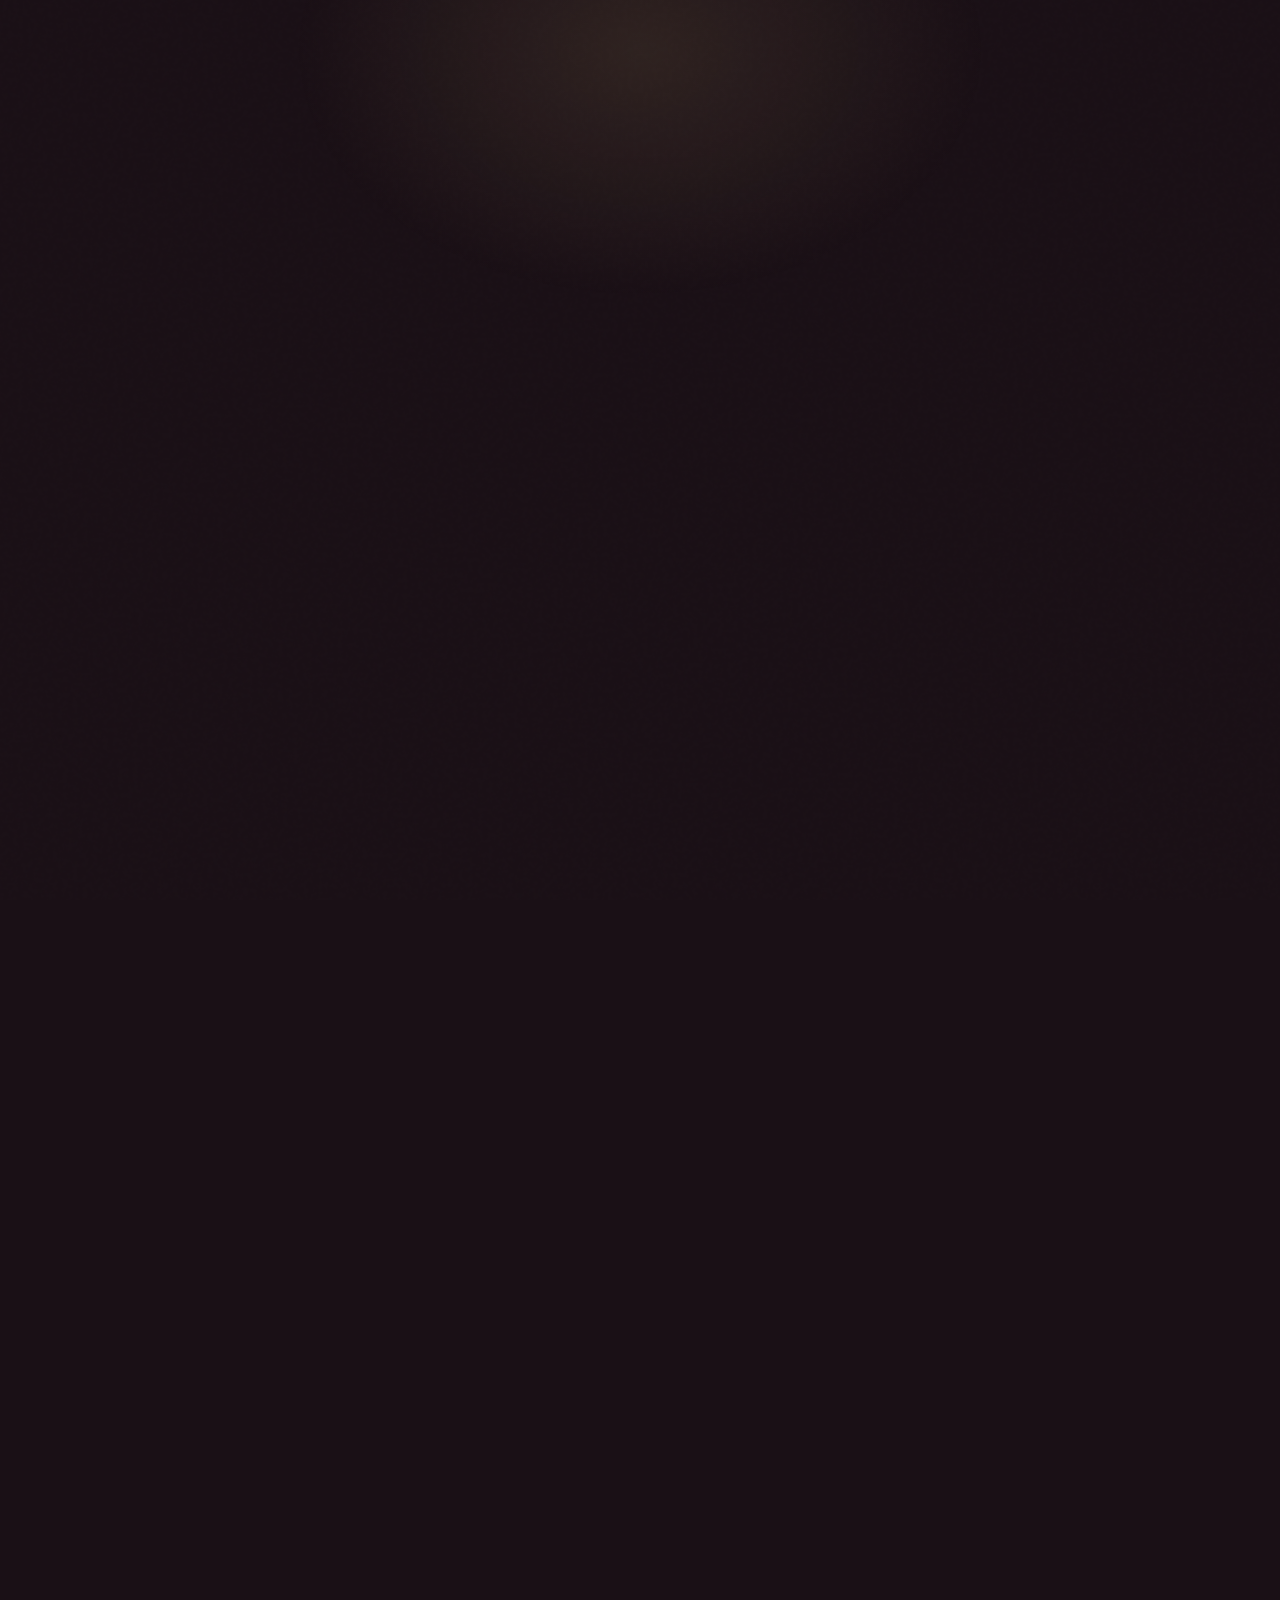
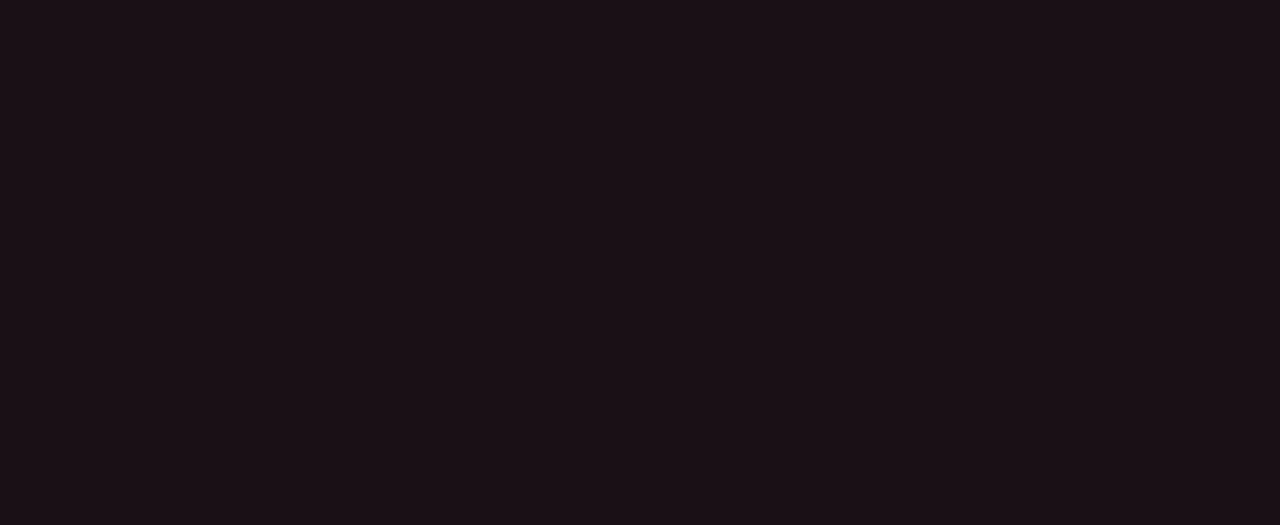
<file: royal-phoenix-packages.html>
<!DOCTYPE html>
<html lang="en">
<head>
  <meta charset="UTF-8" />
  <meta name="viewport" content="width=device-width, initial-scale=1.0"/>
  <title>Signature Offerings | Royal Phoenix Health & Wellness</title>
  <link href="https://fonts.googleapis.com/css2?family=Cormorant+Garamond:ital,wght@0,300;0,400;0,500;0,600;1,300;1,400&family=Jost:wght@300;400;500&display=swap" rel="stylesheet"/>
  <style>
    *, *::before, *::after { box-sizing: border-box; margin: 0; padding: 0; }

    :root {
      --bg:         #1a1016;
      --bg2:        #231620;
      --gold:       #c9a96e;
      --gold-light: #e2c98b;
      --gold-muted: #a07f50;
      --cream:      #f4ead8;
      --rose:       #b87d86;
      --text:       #e8ddd0;
      --muted:      #9e8e80;
      --border:     rgba(201,169,110,0.22);
    }

    html { scroll-behavior: smooth; }

    body {
      background: var(--bg);
      color: var(--text);
      font-family: 'Jost', sans-serif;
      font-weight: 300;
      line-height: 1.75;
      overflow-x: hidden;
    }

    /* ── NOISE TEXTURE ── */
    body::before {
      content: '';
      position: fixed;
      inset: 0;
      background-image: url("data:image/svg+xml,%3Csvg viewBox='0 0 200 200' xmlns='http://www.w3.org/2000/svg'%3E%3Cfilter id='n'%3E%3CfeTurbulence type='fractalNoise' baseFrequency='0.9' numOctaves='4' stitchTiles='stitch'/%3E%3C/filter%3E%3Crect width='100%25' height='100%25' filter='url(%23n)' opacity='0.04'/%3E%3C/svg%3E");
      opacity: 0.35;
      pointer-events: none;
      z-index: 0;
    }

    /* ── AMBIENT GLOW ── */
    .glow-top {
      position: fixed;
      top: -200px; left: 50%;
      transform: translateX(-50%);
      width: 700px; height: 500px;
      background: radial-gradient(ellipse, rgba(201,169,110,0.12) 0%, transparent 70%);
      pointer-events: none;
      z-index: 0;
    }

    /* ── HEADER ── */
    header {
      position: relative;
      z-index: 1;
      text-align: center;
      padding: 90px 24px 60px;
    }

    .eyebrow {
      font-family: 'Jost', sans-serif;
      font-size: 0.68rem;
      font-weight: 500;
      letter-spacing: 0.32em;
      text-transform: uppercase;
      color: var(--gold);
      margin-bottom: 20px;
      opacity: 0;
      animation: fadeUp 0.8s ease 0.1s forwards;
    }

    .site-title {
      font-family: 'Cormorant Garamond', serif;
      font-size: clamp(2.4rem, 6vw, 4.2rem);
      font-weight: 300;
      color: var(--cream);
      line-height: 1.1;
      letter-spacing: 0.02em;
      opacity: 0;
      animation: fadeUp 0.9s ease 0.25s forwards;
    }

    .site-title em {
      font-style: italic;
      color: var(--gold-light);
    }

    .divider-gold {
      display: flex;
      align-items: center;
      justify-content: center;
      gap: 12px;
      margin: 28px auto 24px;
      opacity: 0;
      animation: fadeUp 0.9s ease 0.4s forwards;
    }

    .divider-gold span {
      display: block;
      width: 60px; height: 1px;
      background: linear-gradient(to right, transparent, var(--gold-muted));
    }
    .divider-gold span:last-child {
      background: linear-gradient(to left, transparent, var(--gold-muted));
    }
    .divider-gold .diamond {
      width: 6px; height: 6px;
      background: var(--gold);
      transform: rotate(45deg);
    }

    .header-sub {
      font-size: 1.05rem;
      font-weight: 300;
      color: var(--muted);
      max-width: 520px;
      margin: 0 auto;
      line-height: 1.8;
      opacity: 0;
      animation: fadeUp 0.9s ease 0.5s forwards;
    }

    /* ── MAIN GRID ── */
    main {
      position: relative;
      z-index: 1;
      max-width: 1100px;
      margin: 0 auto;
      padding: 0 24px 120px;
    }

    .packages-grid {
      display: grid;
      grid-template-columns: repeat(auto-fit, minmax(240px, 1fr));
      gap: 24px;
    }

    /* ── CARD ── */
    .card {
      position: relative;
      background: linear-gradient(160deg, rgba(255,255,255,0.04) 0%, rgba(255,255,255,0.01) 100%);
      border: 1px solid var(--border);
      border-radius: 2px;
      padding: 44px 36px 48px;
      display: flex;
      flex-direction: column;
      gap: 0;
      opacity: 0;
      transform: translateY(30px);
      transition: border-color 0.35s, box-shadow 0.35s, transform 0.35s;
    }

    .card:hover {
      border-color: rgba(201,169,110,0.5);
      box-shadow: 0 12px 60px rgba(0,0,0,0.5), 0 0 0 1px rgba(201,169,110,0.08) inset;
      transform: translateY(-4px);
    }

    /* featured card */
    .card.featured {
      border-color: rgba(201,169,110,0.4);
      background: linear-gradient(160deg, rgba(201,169,110,0.07) 0%, rgba(201,169,110,0.02) 100%);
    }
    .card.featured::before {
      content: 'Most Popular';
      position: absolute;
      top: -1px; right: 28px;
      background: var(--gold);
      color: var(--bg);
      font-family: 'Jost', sans-serif;
      font-size: 0.6rem;
      font-weight: 500;
      letter-spacing: 0.2em;
      text-transform: uppercase;
      padding: 5px 14px;
      border-radius: 0 0 4px 4px;
    }

    .card.animate-in {
      animation: fadeUp 0.7s ease forwards;
    }

    .card-number {
      font-family: 'Cormorant Garamond', serif;
      font-size: 0.75rem;
      color: var(--gold-muted);
      letter-spacing: 0.25em;
      margin-bottom: 18px;
    }

    .card-name {
      font-family: 'Cormorant Garamond', serif;
      font-size: 1.75rem;
      font-weight: 400;
      color: var(--cream);
      line-height: 1.2;
      margin-bottom: 6px;
    }

    .card-tagline {
      font-size: 0.78rem;
      font-weight: 400;
      color: var(--gold);
      letter-spacing: 0.04em;
      font-style: italic;
      font-family: 'Cormorant Garamond', serif;
      margin-bottom: 24px;
    }

    .card-price {
      display: flex;
      align-items: baseline;
      gap: 4px;
      margin-bottom: 28px;
    }

    .price-dollar {
      font-family: 'Cormorant Garamond', serif;
      font-size: 1.1rem;
      color: var(--gold-muted);
      margin-top: 4px;
    }

    .price-amount {
      font-family: 'Cormorant Garamond', serif;
      font-size: 3rem;
      font-weight: 300;
      color: var(--gold-light);
      line-height: 1;
    }

    .card-rule {
      width: 40px; height: 1px;
      background: var(--gold-muted);
      margin-bottom: 24px;
      opacity: 0.5;
    }

    .card-features {
      list-style: none;
      display: flex;
      flex-direction: column;
      gap: 11px;
      flex: 1;
      margin-bottom: 36px;
    }

    .card-features li {
      font-size: 0.86rem;
      color: var(--text);
      display: flex;
      align-items: flex-start;
      gap: 10px;
      line-height: 1.5;
    }

    .card-features li::before {
      content: '✦';
      color: var(--gold-muted);
      font-size: 0.55rem;
      margin-top: 5px;
      flex-shrink: 0;
    }

    .card-ideal {
      font-family: 'Cormorant Garamond', serif;
      font-style: italic;
      font-size: 0.88rem;
      color: var(--muted);
      border-top: 1px solid var(--border);
      padding-top: 20px;
      margin-bottom: 28px;
      line-height: 1.6;
    }

    .card-btn {
      display: block;
      text-align: center;
      padding: 14px 24px;
      border: 1px solid var(--gold-muted);
      color: var(--gold-light);
      font-family: 'Jost', sans-serif;
      font-size: 0.7rem;
      font-weight: 500;
      letter-spacing: 0.25em;
      text-transform: uppercase;
      text-decoration: none;
      border-radius: 1px;
      transition: background 0.3s, color 0.3s, border-color 0.3s;
      margin-top: auto;
    }

    .card-btn:hover {
      background: var(--gold);
      color: var(--bg);
      border-color: var(--gold);
    }

    .card.featured .card-btn {
      background: var(--gold);
      color: var(--bg);
      border-color: var(--gold);
    }

    .card.featured .card-btn:hover {
      background: var(--gold-light);
      border-color: var(--gold-light);
    }

    /* ── CUSTOM SUPPORT SECTION ── */
    .custom-section {
      position: relative;
      z-index: 1;
      padding: 0 24px 80px;
    }

    .custom-inner {
      max-width: 640px;
      margin: 0 auto;
      text-align: center;
      border: 1px solid var(--border);
      padding: 56px 52px;
      background: linear-gradient(160deg, rgba(201,169,110,0.05) 0%, rgba(201,169,110,0.01) 100%);
      border-radius: 2px;
      opacity: 0;
      animation: fadeUp 0.9s ease 1s forwards;
    }

    .custom-eyebrow {
      font-family: 'Jost', sans-serif;
      font-size: 0.65rem;
      font-weight: 500;
      letter-spacing: 0.32em;
      text-transform: uppercase;
      color: var(--gold);
      margin-bottom: 20px;
    }

    .custom-body {
      font-family: 'Cormorant Garamond', serif;
      font-size: 1.15rem;
      font-style: italic;
      color: var(--text);
      line-height: 1.9;
      margin-bottom: 36px;
    }

    .contact-btn {
      display: inline-block;
      padding: 15px 44px;
      border: 1px solid var(--gold-muted);
      color: var(--gold-light);
      font-family: 'Jost', sans-serif;
      font-size: 0.7rem;
      font-weight: 500;
      letter-spacing: 0.28em;
      text-transform: uppercase;
      text-decoration: none;
      border-radius: 1px;
      transition: background 0.3s, color 0.3s, border-color 0.3s, box-shadow 0.3s;
    }

    .contact-btn:hover {
      background: var(--gold);
      color: var(--bg);
      border-color: var(--gold);
      box-shadow: 0 0 30px rgba(201,169,110,0.2);
    }

    /* ── FOOTER NOTE ── */
    .footer-note {
      position: relative;
      z-index: 1;
      text-align: center;
      padding: 0 24px 80px;
      opacity: 0;
      animation: fadeUp 1s ease 1.2s forwards;
    }

    .footer-note p {
      font-family: 'Cormorant Garamond', serif;
      font-style: italic;
      font-size: 1rem;
      color: var(--muted);
      max-width: 580px;
      margin: 0 auto 28px;
      line-height: 1.9;
    }

    .footer-divider {
      display: flex;
      align-items: center;
      justify-content: center;
      gap: 16px;
      margin-bottom: 28px;
    }
    .footer-divider span {
      display: block;
      width: 80px; height: 1px;
      background: linear-gradient(to right, transparent, rgba(201,169,110,0.3));
    }
    .footer-divider span:last-child {
      background: linear-gradient(to left, transparent, rgba(201,169,110,0.3));
    }
    .footer-divider .phoenix-icon {
      font-size: 1.1rem;
      color: var(--gold-muted);
    }

    /* ── ANIMATIONS ── */
    @keyframes fadeUp {
      from { opacity: 0; transform: translateY(22px); }
      to   { opacity: 1; transform: translateY(0); }
    }

    /* ── RESPONSIVE ── */
    @media (max-width: 700px) {
      .packages-grid { grid-template-columns: 1fr; }
      .card { padding: 36px 28px 40px; }
    }
  </style>
</head>
<body>

<div class="glow-top"></div>

<!-- ── HEADER ── -->
<header>
  <p class="eyebrow">Royal Phoenix Health &amp; Wellness</p>
  <h1 class="site-title">Signature <em>Offerings</em></h1>
  <div class="divider-gold">
    <span></span>
    <div class="diamond"></div>
    <span></span>
  </div>
  <p class="header-sub">Each offering is designed to support your body's natural balance through frequency-based technology and compassionate wellness coaching.</p>
</header>

<!-- ── PACKAGES ── -->
<main>
  <div class="packages-grid">

    <!-- CARD 1 -->
    <div class="card" data-delay="0">
      <p class="card-number">01 / 04</p>
      <h2 class="card-name">Phoenix Insight Session</h2>
      <p class="card-tagline">Your first step toward clarity and awareness</p>
      <div class="card-price">
        <span class="price-dollar">$</span>
        <span class="price-amount">75</span>
      </div>
      <div class="card-rule"></div>
      <ul class="card-features">
        <li>Full Inner-Voice AO Scan</li>
        <li>Personalized frequency support tones</li>
        <li>15-minute guided review of your key findings</li>
        <li>Identification of your primary imbalance areas</li>
        <li>Clear next-step guidance for your wellness journey</li>
      </ul>
      <p class="card-ideal">Perfect for first-time clients seeking clarity, insight, and direction.</p>
      <a href="#" class="card-btn">Begin Here</a>
    </div>

    <!-- CARD 2 -->
    <div class="card" data-delay="150">
      <p class="card-number">02 / 04</p>
      <h2 class="card-name">Phoenix Ignite</h2>
      <p class="card-tagline">Build momentum, clarity, and consistency</p>
      <div class="card-price">
        <span class="price-dollar">$</span>
        <span class="price-amount">500</span>
      </div>
      <div class="card-rule"></div>
      <ul class="card-features">
        <li>4 guided transformation sessions (weekly)</li>
        <li>4 Inner-Voice AO scans for progress tracking</li>
        <li>Customized frequency support tones</li>
        <li>Personalized blueprint for balance &amp; alignment</li>
        <li>Ongoing insight into emotional and energetic patterns</li>
      </ul>
      <p class="card-ideal">Ideal for those ready to actively begin creating real change.</p>
      <a href="#" class="card-btn">Ignite Your Journey</a>
    </div>

    <!-- CARD 3 – FEATURED -->
    <div class="card featured" data-delay="300">
      <p class="card-number">03 / 04</p>
      <h2 class="card-name">Phoenix Reset</h2>
      <p class="card-tagline">Deep healing, identity shifts, and lasting change</p>
      <div class="card-price">
        <span class="price-dollar">$</span>
        <span class="price-amount">1,500</span>
      </div>
      <div class="card-rule"></div>
      <ul class="card-features">
        <li>6 guided transformation sessions (bi-weekly)</li>
        <li>Weekly Inner-Voice scans (12 total)</li>
        <li>Custom frequency optimization support</li>
        <li>Personalized Wellness Action Plan</li>
        <li>Monthly progress evaluations &amp; adjustments</li>
        <li>Email &amp; text accountability support</li>
      </ul>
      <p class="card-ideal">For individuals committed to meaningful, lasting transformation.</p>
      <a href="#" class="card-btn">Begin Your Reset</a>
    </div>

    <!-- CARD 4 -->
    <div class="card" data-delay="450">
      <p class="card-number">04 / 04</p>
      <h2 class="card-name">Phoenix Rebirth</h2>
      <p class="card-tagline">Full transformation, support, and personal evolution</p>
      <div class="card-price">
        <span class="price-dollar">$</span>
        <span class="price-amount">2,500</span>
      </div>
      <div class="card-rule"></div>
      <ul class="card-features">
        <li>2–4 guided sessions per month</li>
        <li>Weekly Inner-Voice scans (24 total)</li>
        <li>Fully customized wellness &amp; transformation plan</li>
        <li>Priority messaging support</li>
        <li>Monthly deep-dive progress &amp; recalibration sessions</li>
        <li>Two emergency clarity calls per month</li>
      </ul>
      <p class="card-ideal">For those ready to fully step into their next level of health, identity, and life.</p>
      <a href="#" class="card-btn">Claim Your Rebirth</a>
    </div>

  </div>
</main>

<!-- ── CUSTOM SUPPORT SECTION ── -->
<div class="custom-section">
  <div class="custom-inner">
    <div class="divider-gold" style="margin-bottom: 36px;">
      <span></span>
      <div class="diamond"></div>
      <span></span>
    </div>
    <p class="custom-eyebrow">Something More Personal?</p>
    <p class="custom-body">Each journey is unique. If you're seeking a more personalized or tailored experience, I offer customized support options designed to meet you where you are. Feel free to reach out to explore what would best support your transformation.</p>
    <a href="#" class="contact-btn">Contact Us</a>
  </div>
</div>

<!-- ── FOOTER NOTE ── -->
<div class="footer-note">
  <div class="footer-divider">
    <span></span>
    <div class="phoenix-icon">⟡</div>
    <span></span>
  </div>
  <p>All sessions are designed to support your body's natural balance using frequency-based technology and guided wellness coaching.</p>
</div>

<script>
  // Intersection Observer for card entrance animations
  const cards = document.querySelectorAll('.card');

  const observer = new IntersectionObserver((entries) => {
    entries.forEach(entry => {
      if (entry.isIntersecting) {
        const delay = parseInt(entry.target.dataset.delay || 0);
        setTimeout(() => {
          entry.target.style.animation = `fadeUp 0.7s ease forwards`;
        }, delay);
        observer.unobserve(entry.target);
      }
    });
  }, { threshold: 0.1 });

  cards.forEach(card => observer.observe(card));
</script>

</body>
</html>
</file>
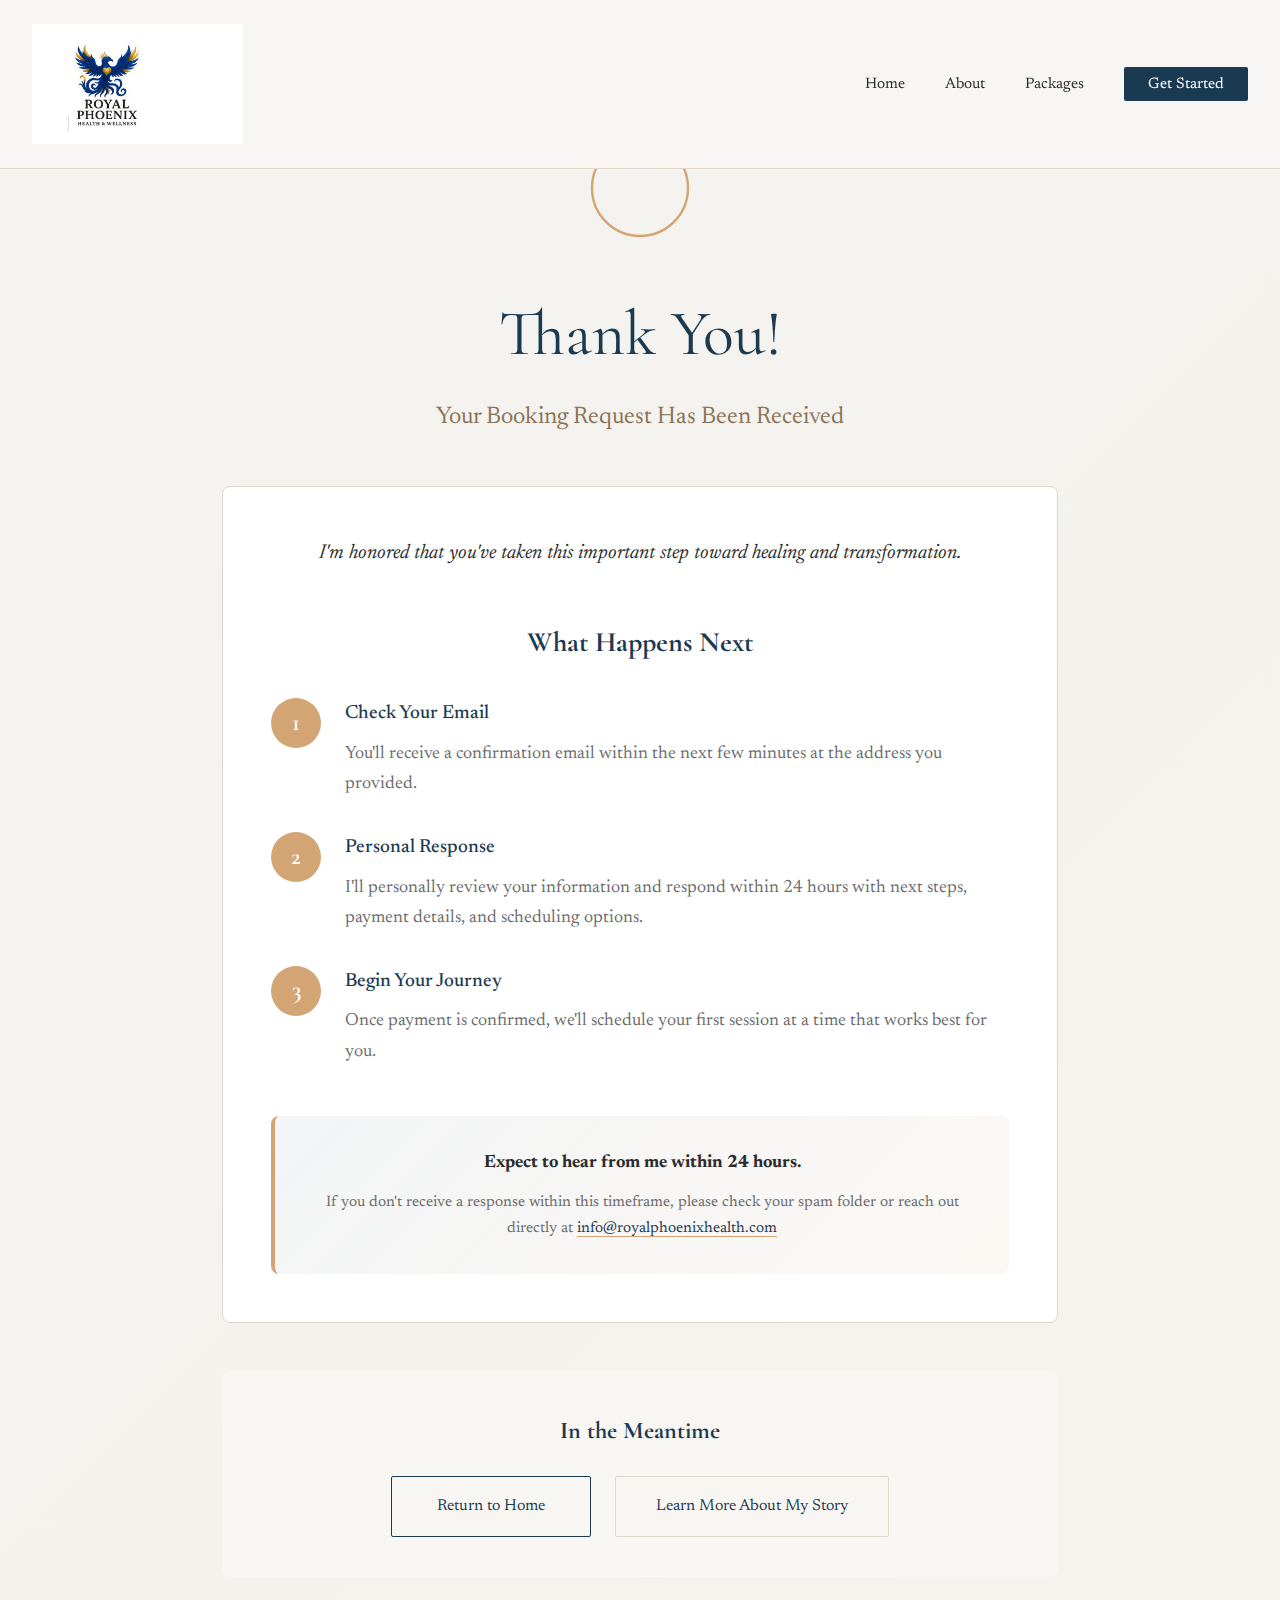
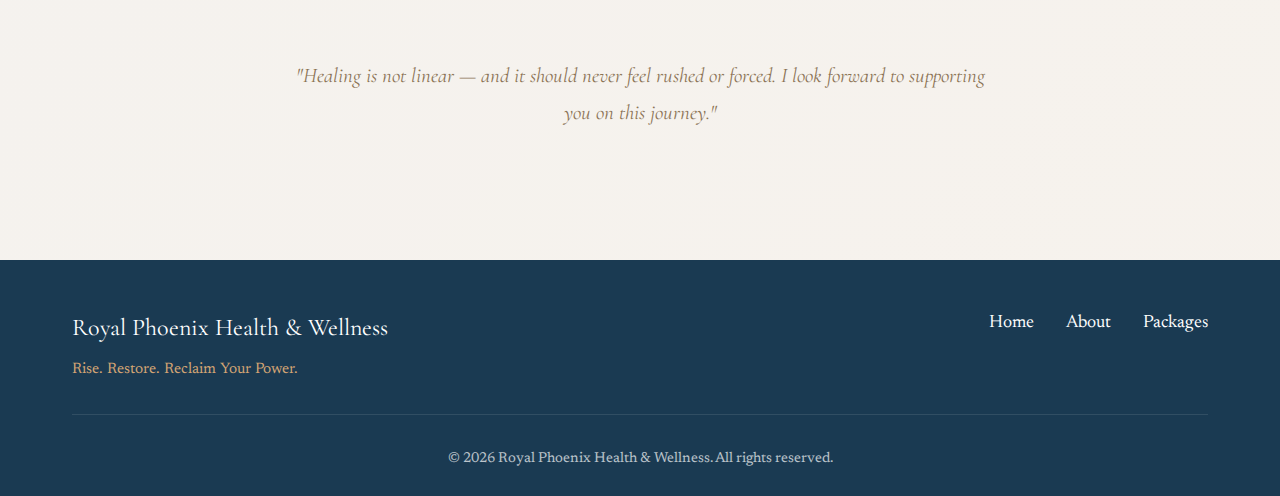
<file: thankyou.html>
<!DOCTYPE html>
<html lang="en">
<head>
    <meta charset="UTF-8">
    <meta name="viewport" content="width=device-width, initial-scale=1.0">
    <title>Thank You | Royal Phoenix Health & Wellness</title>
    <meta name="description" content="Thank you for your interest in Royal Phoenix Health & Wellness.">
    <link rel="preconnect" href="https://fonts.googleapis.com">
    <link rel="preconnect" href="https://fonts.gstatic.com" crossorigin>
    <link href="https://fonts.googleapis.com/css2?family=Cormorant+Garamond:wght@300;400;600;700&family=Newsreader:opsz,wght@6..72,300;6..72,400;6..72,500&display=swap" rel="stylesheet">
    <link rel="stylesheet" href="styles.css">
</head>
<body>
    <!-- Navigation -->
    <nav class="nav">
        <div class="nav-container">
            <a href="index.html" class="logo">
                <img src="logo.png" alt="Royal Phoenix Health & Wellness" class="logo-img">
            </a>
            <ul class="nav-links">
                <li><a href="index.html">Home</a></li>
                <li><a href="about.html">About</a></li>
                <li><a href="packages.html">Packages</a></li>
                <li><a href="booking.html" class="nav-cta">Get Started</a></li>
            </ul>
        </div>
    </nav>

    <!-- Thank You Content -->
    <section class="thankyou-hero">
        <div class="thankyou-container">
            <div class="thankyou-icon">
                <svg viewBox="0 0 200 200" xmlns="http://www.w3.org/2000/svg" class="success-icon">
                    <circle cx="100" cy="100" r="80" fill="none" stroke="#d4a574" stroke-width="4"/>
                    <path d="M 60 100 L 85 125 L 140 70" stroke="#d4a574" stroke-width="6" fill="none" stroke-linecap="round" stroke-linejoin="round"/>
                </svg>
            </div>
            <h1 class="thankyou-title">Thank You!</h1>
            <h2 class="thankyou-subtitle">Your Booking Request Has Been Received</h2>
            
            <div class="thankyou-content">
                <div class="thankyou-message">
                    <p class="main-message">I'm honored that you've taken this important step toward healing and transformation.</p>
                    
                    <div class="next-steps">
                        <h3>What Happens Next</h3>
                        <div class="step">
                            <div class="step-number">1</div>
                            <div class="step-content">
                                <h4>Check Your Email</h4>
                                <p>You'll receive a confirmation email within the next few minutes at the address you provided.</p>
                            </div>
                        </div>
                        <div class="step">
                            <div class="step-number">2</div>
                            <div class="step-content">
                                <h4>Personal Response</h4>
                                <p>I'll personally review your information and respond within 24 hours with next steps, payment details, and scheduling options.</p>
                            </div>
                        </div>
                        <div class="step">
                            <div class="step-number">3</div>
                            <div class="step-content">
                                <h4>Begin Your Journey</h4>
                                <p>Once payment is confirmed, we'll schedule your first session at a time that works best for you.</p>
                            </div>
                        </div>
                    </div>

                    <div class="reassurance-box">
                        <p><strong>Expect to hear from me within 24 hours.</strong></p>
                        <p>If you don't receive a response within this timeframe, please check your spam folder or reach out directly at <a href="mailto:info@royalphoenixhealth.com">info@royalphoenixhealth.com</a></p>
                    </div>
                </div>

                <div class="thankyou-actions">
                    <h3>In the Meantime</h3>
                    <div class="action-links">
                        <a href="index.html" class="btn btn-secondary">Return to Home</a>
                        <a href="about.html" class="btn btn-outline">Learn More About My Story</a>
                    </div>
                </div>

                <div class="thankyou-quote">
                    <p>"Healing is not linear — and it should never feel rushed or forced. I look forward to supporting you on this journey."</p>
                </div>
            </div>
        </div>
    </section>

    <!-- Footer -->
    <footer class="footer">
        <div class="container">
            <div class="footer-content">
                <div class="footer-brand">
                    <h3>Royal Phoenix Health & Wellness</h3>
                    <p>Rise. Restore. Reclaim Your Power.</p>
                </div>
                <div class="footer-links">
                    <a href="index.html">Home</a>
                    <a href="about.html">About</a>
                    <a href="packages.html">Packages</a>
                </div>
            </div>
            <div class="footer-bottom">
                <p>&copy; 2026 Royal Phoenix Health & Wellness. All rights reserved.</p>
            </div>
        </div>
    </footer>

    <script src="script.js"></script>
</body>
</html>
</file>
<file: styles.css>
:root {
    --color-primary: #1a3a52;
    --color-secondary: #d4a574;
    --color-accent: #8b7355;
    --color-light: #f8f6f3;
    --color-dark: #2c2c2c;
    --color-muted: #6b6b6b;
    --color-border: #e0d7cc;
    
    --font-display: 'Cormorant Garamond', serif;
    --font-body: 'Newsreader', serif;
    
    --shadow-sm: 0 2px 8px rgba(0,0,0,0.08);
    --shadow-md: 0 4px 16px rgba(0,0,0,0.12);
    --shadow-lg: 0 8px 32px rgba(0,0,0,0.16);
    
    --transition: all 0.3s cubic-bezier(0.4, 0, 0.2, 1);
}

* {
    margin: 0;
    padding: 0;
    box-sizing: border-box;
}

html {
    scroll-behavior: smooth;
}

body {
    font-family: var(--font-body);
    font-size: 18px;
    line-height: 1.7;
    color: var(--color-dark);
    background-color: var(--color-light);
    -webkit-font-smoothing: antialiased;
    -moz-osx-font-smoothing: grayscale;
}

.container {
    max-width: 1200px;
    margin: 0 auto;
    padding: 0 2rem;
}

/* Navigation */
.nav {
    position: fixed;
    top: 0;
    left: 0;
    right: 0;
    background: rgba(248, 246, 243, 0.95);
    backdrop-filter: blur(10px);
    z-index: 1000;
    border-bottom: 1px solid var(--color-border);
    animation: slideDown 0.5s ease-out;
}

@keyframes slideDown {
    from {
        transform: translateY(-100%);
        opacity: 0;
    }
    to {
        transform: translateY(0);
        opacity: 1;
    }
}

.nav-container {
    max-width: 1400px;
    margin: 0 auto;
    padding: 1.5rem 2rem;
    display: flex;
    justify-content: space-between;
    align-items: center;
}

.logo {
    display: flex;
    align-items: center;
    text-decoration: none;
    transition: var(--transition);
    background: transparent;
}

.logo-img {
    height: 120px;
    width: auto;
    display: block;
    background: transparent;
}

.logo:hover {
    opacity: 0.8;
    transform: translateY(-1px);
}

.nav-links {
    display: flex;
    gap: 2.5rem;
    list-style: none;
    align-items: center;
}

.nav-links a {
    font-family: var(--font-body);
    font-size: 0.95rem;
    color: var(--color-dark);
    text-decoration: none;
    transition: var(--transition);
    position: relative;
    font-weight: 400;
}

.nav-links a::after {
    content: '';
    position: absolute;
    bottom: -4px;
    left: 0;
    width: 0;
    height: 1px;
    background: var(--color-secondary);
    transition: var(--transition);
}

.nav-links a:hover::after,
.nav-links a.active::after {
    width: 100%;
}

.nav-cta {
    padding: 0.6rem 1.5rem;
    background: var(--color-primary);
    color: white !important;
    border-radius: 2px;
}

.nav-cta::after {
    display: none;
}

.nav-cta:hover {
    background: var(--color-secondary);
}

/* Hero Section */
.hero {
    position: relative;
    min-height: 100vh;
    display: flex;
    align-items: center;
    justify-content: center;
    overflow: hidden;
    margin-top: -80px;
    padding-top: 80px;
}

.hero-background {
    position: absolute;
    top: 0;
    left: 0;
    right: 0;
    bottom: 0;
    background: linear-gradient(135deg, 
        rgba(26, 58, 82, 0.03) 0%, 
        rgba(212, 165, 116, 0.08) 100%);
    z-index: -1;
}

.hero-background::before {
    content: '';
    position: absolute;
    top: -50%;
    right: -20%;
    width: 800px;
    height: 800px;
    background: radial-gradient(circle, 
        rgba(212, 165, 116, 0.15) 0%, 
        transparent 70%);
    border-radius: 50%;
    animation: float 20s ease-in-out infinite;
}

@keyframes float {
    0%, 100% { transform: translate(0, 0); }
    50% { transform: translate(-50px, 50px); }
}

.hero-content {
    text-align: center;
    max-width: 900px;
    padding: 0 2rem;
    animation: fadeInUp 1s ease-out 0.2s both;
}

@keyframes fadeInUp {
    from {
        opacity: 0;
        transform: translateY(30px);
    }
    to {
        opacity: 1;
        transform: translateY(0);
    }
}

.hero-title {
    font-family: var(--font-display);
    font-size: clamp(2.5rem, 6vw, 4.5rem);
    font-weight: 400;
    line-height: 1.2;
    color: var(--color-primary);
    margin-bottom: 2rem;
}

.hero-line {
    display: block;
    animation: fadeInUp 1s ease-out both;
}

.hero-line:nth-child(1) { animation-delay: 0.3s; }
.hero-line:nth-child(2) { animation-delay: 0.5s; }
.hero-line:nth-child(3) { animation-delay: 0.7s; }

.hero-subtitle {
    font-size: 1.25rem;
    line-height: 1.8;
    color: var(--color-muted);
    margin-bottom: 3rem;
    max-width: 700px;
    margin-left: auto;
    margin-right: auto;
    animation: fadeInUp 1s ease-out 0.9s both;
}

.hero-cta {
    display: flex;
    gap: 1.5rem;
    justify-content: center;
    flex-wrap: wrap;
    animation: fadeInUp 1s ease-out 1.1s both;
}

.btn {
    display: inline-block;
    padding: 1rem 2.5rem;
    font-family: var(--font-body);
    font-size: 1rem;
    text-decoration: none;
    border-radius: 2px;
    transition: var(--transition);
    border: 1px solid transparent;
    cursor: pointer;
    font-weight: 400;
}

.btn-primary {
    background: var(--color-primary);
    color: white;
    border-color: var(--color-primary);
}

.btn-primary:hover {
    background: var(--color-secondary);
    border-color: var(--color-secondary);
    transform: translateY(-2px);
    box-shadow: var(--shadow-md);
}

.btn-secondary {
    background: transparent;
    color: var(--color-primary);
    border-color: var(--color-primary);
}

.btn-secondary:hover {
    background: var(--color-primary);
    color: white;
}

.btn-outline {
    background: transparent;
    color: var(--color-primary);
    border-color: var(--color-border);
}

.btn-outline:hover {
    background: var(--color-primary);
    color: white;
    border-color: var(--color-primary);
}

.btn-large {
    padding: 1.25rem 3rem;
    font-size: 1.1rem;
}

.scroll-indicator {
    position: absolute;
    bottom: 3rem;
    left: 50%;
    transform: translateX(-50%);
    display: flex;
    flex-direction: column;
    align-items: center;
    gap: 1rem;
    color: var(--color-muted);
    font-size: 0.85rem;
    opacity: 0;
    animation: fadeIn 1s ease-out 1.5s both;
}

@keyframes fadeIn {
    from { opacity: 0; }
    to { opacity: 1; }
}

.scroll-line {
    width: 1px;
    height: 40px;
    background: var(--color-muted);
    animation: scrollDown 2s ease-in-out infinite;
}

@keyframes scrollDown {
    0% { height: 20px; opacity: 0; }
    50% { height: 40px; opacity: 1; }
    100% { height: 20px; opacity: 0; }
}

/* Section Styles */
section {
    padding: 6rem 0;
}

.section-title {
    font-family: var(--font-display);
    font-size: clamp(2rem, 4vw, 3rem);
    font-weight: 400;
    color: var(--color-primary);
    margin-bottom: 2rem;
    line-height: 1.3;
}

.section-title.centered {
    text-align: center;
}

/* Introduction */
.intro {
    background: white;
}

.intro-content {
    max-width: 900px;
    margin: 0 auto;
    text-align: center;
}

.intro-text {
    font-size: 1.3rem;
    line-height: 1.8;
    color: var(--color-dark);
    margin-bottom: 2rem;
}

.intro-emphasis {
    font-size: 1.2rem;
    font-style: italic;
    color: var(--color-accent);
}

/* Philosophy */
.philosophy {
    background: linear-gradient(to bottom, white, var(--color-light));
}

.philosophy-grid {
    display: grid;
    grid-template-columns: 1fr;
    gap: 2rem;
    max-width: 800px;
    margin: 0 auto;
}

.philosophy-text {
    text-align: center;
}

.philosophy-description {
    font-size: 1.3rem;
    color: var(--color-accent);
    margin-top: 1rem;
}

/* Mission */
.mission {
    background: var(--color-primary);
    color: white;
}

.mission .section-title {
    color: white;
}

.mission-content {
    max-width: 800px;
    margin: 0 auto;
    text-align: center;
}

.mission-content p {
    font-size: 1.2rem;
    line-height: 1.9;
    margin-bottom: 1.5rem;
}

.mission-belief {
    font-style: italic;
    color: var(--color-secondary);
}

/* Offerings */
.offerings {
    background: white;
}

.offerings-intro {
    text-align: center;
    font-size: 1.2rem;
    margin-bottom: 3rem;
    color: var(--color-muted);
}

.offerings-grid {
    display: grid;
    grid-template-columns: repeat(auto-fit, minmax(280px, 1fr));
    gap: 2rem;
    margin: 3rem 0;
}

.offering-card {
    padding: 2rem;
    background: var(--color-light);
    border: 1px solid var(--color-border);
    border-radius: 2px;
    transition: var(--transition);
}

.offering-card:hover {
    transform: translateY(-5px);
    box-shadow: var(--shadow-md);
    border-color: var(--color-secondary);
}

.offering-icon {
    color: var(--color-secondary);
    font-size: 1.5rem;
    margin-bottom: 1rem;
}

.offering-card h3 {
    font-family: var(--font-body);
    font-size: 1.1rem;
    font-weight: 500;
    line-height: 1.6;
    color: var(--color-dark);
}

.offerings-footer {
    text-align: center;
    font-style: italic;
    color: var(--color-accent);
    margin-top: 3rem;
    font-size: 1.1rem;
}

/* Approach */
.approach {
    background: linear-gradient(to bottom, white, var(--color-light));
}

.approach-header {
    max-width: 700px;
    margin: 0 auto 3rem;
    text-align: center;
}

.approach-subtitle {
    font-size: 1.2rem;
    font-style: italic;
    color: var(--color-accent);
}

.approach-content {
    display: grid;
    grid-template-columns: 1fr 1fr;
    gap: 4rem;
    max-width: 1000px;
    margin: 0 auto;
}

.approach-list {
    display: flex;
    flex-direction: column;
    gap: 1.5rem;
}

.approach-item {
    display: flex;
    align-items: baseline;
    gap: 1rem;
}

.approach-bullet {
    color: var(--color-secondary);
    font-size: 1.2rem;
    flex-shrink: 0;
}

.approach-item span:last-child {
    font-size: 1.1rem;
}

.approach-description p {
    margin-bottom: 1.5rem;
    line-height: 1.8;
}

.approach-promise {
    font-style: italic;
    color: var(--color-accent);
}

/* Who For */
.who-for {
    background: white;
}

.who-for-intro {
    text-align: center;
    font-size: 1.2rem;
    margin-bottom: 3rem;
    color: var(--color-muted);
}

.who-for-grid {
    display: grid;
    grid-template-columns: repeat(auto-fit, minmax(300px, 1fr));
    gap: 1.5rem;
    max-width: 900px;
    margin: 0 auto;
}

.who-for-item {
    padding: 1.5rem;
    background: var(--color-light);
    border-left: 3px solid var(--color-secondary);
    font-size: 1.05rem;
    line-height: 1.6;
}

/* CTA Section */
.cta-section {
    background: var(--color-light);
    text-align: center;
}

.cta-content h2 {
    font-family: var(--font-display);
    font-size: 2.5rem;
    color: var(--color-primary);
    margin-bottom: 1.5rem;
}

.cta-content p {
    font-size: 1.2rem;
    color: var(--color-muted);
    margin-bottom: 2.5rem;
}

/* Footer */
.footer {
    background: var(--color-primary);
    color: white;
    padding: 3rem 0 1.5rem;
}

.footer-content {
    display: flex;
    justify-content: space-between;
    align-items: start;
    margin-bottom: 2rem;
    padding-bottom: 2rem;
    border-bottom: 1px solid rgba(255,255,255,0.1);
}

.footer-brand h3 {
    font-family: var(--font-display);
    font-size: 1.5rem;
    margin-bottom: 0.5rem;
    font-weight: 400;
}

.footer-brand p {
    color: var(--color-secondary);
    font-size: 0.95rem;
}

.footer-links {
    display: flex;
    gap: 2rem;
}

.footer-links a {
    color: white;
    text-decoration: none;
    transition: var(--transition);
}

.footer-links a:hover {
    color: var(--color-secondary);
}

.footer-bottom {
    text-align: center;
    font-size: 0.9rem;
    opacity: 0.7;
}

/* About Page Styles */
.page-hero {
    padding: 10rem 0 6rem;
    background: linear-gradient(135deg, 
        rgba(26, 58, 82, 0.03) 0%, 
        rgba(212, 165, 116, 0.08) 100%);
    text-align: center;
}

.page-title {
    font-family: var(--font-display);
    font-size: clamp(2.5rem, 5vw, 4rem);
    font-weight: 400;
    color: var(--color-primary);
    margin-bottom: 1.5rem;
}

.page-subtitle {
    font-size: 1.3rem;
    line-height: 1.8;
    color: var(--color-muted);
    max-width: 800px;
    margin: 0 auto;
}

.about-intro {
    background: white;
    padding: 4rem 0;
}

.about-intro-content {
    max-width: 800px;
    margin: 0 auto;
    text-align: center;
}

.about-intro-content p {
    font-size: 1.2rem;
    line-height: 1.8;
    margin-bottom: 1.5rem;
}

.about-intro-emphasis {
    font-style: italic;
    color: var(--color-accent);
    font-size: 1.25rem;
}

.story {
    background: var(--color-light);
}

.story-content {
    max-width: 800px;
    margin: 0 auto;
}

.story-content p {
    margin-bottom: 1.8rem;
    line-height: 1.9;
    font-size: 1.1rem;
}

.story-opening {
    font-style: italic;
    font-size: 1.3rem;
    color: var(--color-accent);
}

.story-insight {
    margin: 3rem 0;
    padding: 2rem;
    background: white;
    border-left: 3px solid var(--color-secondary);
}

.story-insight p:first-child {
    font-size: 1rem;
    margin-bottom: 1rem;
    color: var(--color-muted);
}

.story-insight-text {
    font-family: var(--font-display);
    font-size: 1.5rem;
    color: var(--color-primary);
    font-style: italic;
}

.story-quote {
    margin: 3rem 0;
    padding: 2rem 3rem;
    background: var(--color-primary);
    color: white;
    font-family: var(--font-display);
    font-size: 1.4rem;
    font-style: italic;
    text-align: center;
    border-radius: 2px;
}

.about-approach {
    background: white;
}

.about-approach-intro {
    text-align: center;
    font-size: 1.2rem;
    color: var(--color-muted);
    margin-bottom: 3rem;
}

.approach-principles {
    display: grid;
    grid-template-columns: repeat(auto-fit, minmax(250px, 1fr));
    gap: 2rem;
    margin: 3rem 0;
}

.principle {
    padding: 2rem;
    background: var(--color-light);
    border-top: 2px solid var(--color-secondary);
}

.principle h3 {
    font-family: var(--font-display);
    font-size: 1.4rem;
    color: var(--color-primary);
    margin-bottom: 1rem;
    font-weight: 500;
}

.principle p {
    line-height: 1.7;
    color: var(--color-muted);
}

.about-approach-footer {
    text-align: center;
    font-style: italic;
    color: var(--color-accent);
    margin-top: 3rem;
    font-size: 1.1rem;
}

.values {
    background: var(--color-light);
}

.values-grid {
    display: grid;
    grid-template-columns: repeat(auto-fit, minmax(300px, 1fr));
    gap: 1.5rem;
    margin: 3rem 0;
}

.value-card {
    display: flex;
    align-items: start;
    gap: 1rem;
    padding: 1.5rem;
    background: white;
    border-radius: 2px;
    transition: var(--transition);
}

.value-card:hover {
    transform: translateX(10px);
    box-shadow: var(--shadow-sm);
}

.value-marker {
    color: var(--color-secondary);
    font-size: 1.2rem;
    flex-shrink: 0;
}

.value-card h3 {
    font-family: var(--font-body);
    font-size: 1.1rem;
    font-weight: 500;
    line-height: 1.5;
    color: var(--color-dark);
}

.values-footer {
    text-align: center;
    font-style: italic;
    color: var(--color-muted);
    margin-top: 2rem;
}

.why-name {
    background: white;
}

.why-name-content {
    max-width: 800px;
    margin: 0 auto;
    text-align: center;
}

.why-name-content p {
    font-size: 1.2rem;
    line-height: 1.8;
    margin-bottom: 1.5rem;
}

.why-name-purpose {
    font-style: italic;
    color: var(--color-accent);
}

.invitation {
    background: linear-gradient(135deg, 
        rgba(26, 58, 82, 0.95) 0%, 
        rgba(26, 58, 82, 1) 100%);
    color: white;
    text-align: center;
}

.invitation-content h2 {
    font-family: var(--font-display);
    font-size: 2.5rem;
    margin-bottom: 2rem;
    color: white;
}

.invitation-content p {
    font-size: 1.2rem;
    line-height: 1.8;
    margin-bottom: 1rem;
    max-width: 700px;
    margin-left: auto;
    margin-right: auto;
}

.invitation-close {
    margin-bottom: 3rem !important;
    color: var(--color-secondary);
}

/* Packages Page Styles */
.packages-hero-simple {
    background: linear-gradient(135deg, 
        rgba(26, 58, 82, 0.03) 0%, 
        rgba(212, 165, 116, 0.06) 100%);
    padding: 8rem 0 5rem;
    text-align: center;
}

.page-title-simple {
    font-family: var(--font-display);
    font-size: clamp(2rem, 4vw, 3rem);
    font-weight: 400;
    color: var(--color-primary);
    margin-bottom: 1rem;
}

.page-motto {
    font-family: var(--font-display);
    font-size: clamp(1rem, 2.5vw, 1.3rem);
    color: var(--color-muted);
    font-style: italic;
    max-width: 600px;
    margin: 0 auto;
}

.packages-summary {
    padding: 4rem 0 6rem;
    background: white;
}

.section-title-simple {
    font-family: var(--font-display);
    font-size: clamp(2rem, 4vw, 2.75rem);
    font-weight: 400;
    color: var(--color-primary);
    margin-bottom: 3rem;
}

.section-title-simple.centered {
    text-align: center;
}

.package-category {
    margin-bottom: 5rem;
}

.category-title {
    font-family: var(--font-body);
    font-size: 1.4rem;
    color: var(--color-primary);
    border-bottom: 2px solid var(--color-secondary);
    padding-bottom: 0.75rem;
    margin-bottom: 2.5rem;
    font-weight: 500;
}

.package-list {
    display: flex;
    flex-direction: column;
    gap: 2rem;
}

.package-item-simple {
    background: var(--color-light);
    border: 1px solid var(--color-border);
    border-radius: 8px;
    padding: 2rem;
    transition: var(--transition);
    position: relative;
}

.package-item-simple:hover {
    transform: translateX(10px);
    box-shadow: var(--shadow-md);
    border-color: var(--color-secondary);
}

.package-item-simple.featured-simple {
    background: linear-gradient(135deg, rgba(212, 165, 116, 0.05), rgba(26, 58, 82, 0.03));
    border-color: var(--color-secondary);
    border-width: 2px;
}

.package-simple-header {
    margin-bottom: 1.5rem;
    position: relative;
}

.package-simple-name {
    font-family: var(--font-display);
    font-size: 1.5rem;
    color: var(--color-primary);
    font-weight: 500;
    line-height: 1.4;
}

.popular-badge {
    display: inline-block;
    background: var(--color-secondary);
    color: white;
    padding: 0.4rem 1rem;
    font-size: 0.8rem;
    border-radius: 20px;
    margin-left: 1rem;
    font-weight: 500;
    text-transform: uppercase;
    letter-spacing: 0.5px;
}

.package-simple-features {
    list-style: none;
    margin-bottom: 2rem;
    display: flex;
    flex-direction: column;
    gap: 0.75rem;
}

.package-simple-features li {
    padding-left: 1.75rem;
    position: relative;
    line-height: 1.6;
    font-size: 1.05rem;
}

.package-simple-features li::before {
    content: '•';
    position: absolute;
    left: 0.5rem;
    color: var(--color-secondary);
    font-weight: bold;
    font-size: 1.5rem;
}

.package-simple-footer {
    display: flex;
    justify-content: flex-start;
}

.btn-select {
    background: var(--color-primary);
    color: white;
    padding: 0.9rem 2.5rem;
    border: 2px solid var(--color-primary);
    font-weight: 500;
    font-size: 1rem;
}

.btn-select:hover {
    background: var(--color-secondary);
    border-color: var(--color-secondary);
    transform: translateY(-2px);
}

/* Booking Page Styles */
.booking-hero {
    background: linear-gradient(135deg, 
        rgba(26, 58, 82, 0.05) 0%, 
        rgba(212, 165, 116, 0.1) 100%);
    padding: 8rem 0 4rem;
}

.booking-container {
    max-width: 800px;
    margin: 0 auto;
}

.booking-form-section {
    padding: 4rem 0;
    background: white;
}

.tally-form-container {
    background: white;
    border-radius: 8px;
    padding: 0;
    min-height: 600px;
}

.tally-form-container iframe {
    width: 100%;
    min-height: 600px;
    border: none;
}

.selected-package-display {
    background: var(--color-light);
    padding: 2rem;
    border-left: 4px solid var(--color-secondary);
    margin-bottom: 3rem;
    border-radius: 4px;
}

.selected-package-display h3 {
    font-family: var(--font-display);
    font-size: 1.75rem;
    color: var(--color-primary);
    margin-bottom: 0.5rem;
}

.selected-package-display .price {
    font-size: 2rem;
    color: var(--color-secondary);
    font-weight: 600;
    font-family: var(--font-display);
    margin-bottom: 1.5rem;
    display: block;
}

.package-details-list {
    list-style: none;
    margin-top: 1.5rem;
    padding: 0;
}

.package-details-list li {
    padding: 0.5rem 0 0.5rem 1.75rem;
    position: relative;
    line-height: 1.6;
    color: var(--color-dark);
}

.package-details-list li::before {
    content: '•';
    position: absolute;
    left: 0.5rem;
    color: var(--color-secondary);
    font-weight: bold;
    font-size: 1.5rem;
}

.booking-form {
    background: var(--color-light);
    padding: 3rem;
    border-radius: 8px;
    border: 1px solid var(--color-border);
}

.form-section {
    margin-bottom: 2.5rem;
}

.form-section h3 {
    font-family: var(--font-display);
    font-size: 1.5rem;
    color: var(--color-primary);
    margin-bottom: 1.5rem;
}

.form-row {
    display: grid;
    grid-template-columns: 1fr 1fr;
    gap: 1.5rem;
    margin-bottom: 1.5rem;
}

.form-group {
    display: flex;
    flex-direction: column;
}

.form-group.full-width {
    grid-column: 1 / -1;
}

.form-group label {
    font-weight: 500;
    margin-bottom: 0.5rem;
    color: var(--color-dark);
}

.form-group input,
.form-group textarea,
.form-group select {
    padding: 0.9rem;
    border: 1px solid var(--color-border);
    border-radius: 4px;
    font-family: var(--font-body);
    font-size: 1rem;
    transition: var(--transition);
    background: white;
}

.form-group input:focus,
.form-group textarea:focus,
.form-group select:focus {
    outline: none;
    border-color: var(--color-secondary);
    box-shadow: 0 0 0 3px rgba(212, 165, 116, 0.1);
}

.form-group textarea {
    min-height: 120px;
    resize: vertical;
}

.form-submit {
    text-align: center;
    margin-top: 2rem;
}

.form-submit .btn {
    min-width: 300px;
}

.payment-note {
    margin-top: 2rem;
    padding: 1.5rem;
    background: rgba(26, 58, 82, 0.05);
    border-radius: 4px;
    text-align: center;
    font-size: 0.95rem;
    color: var(--color-muted);
}

/* Responsive */
@media (max-width: 768px) {
    .form-row {
        grid-template-columns: 1fr;
    }
    
    .booking-form {
        padding: 2rem 1.5rem;
    }
    
    .popular-badge {
        display: block;
        margin-left: 0;
        margin-top: 0.5rem;
        width: fit-content;
    }
    
    .package-simple-name {
        font-size: 1.25rem;
    }
    
    .form-submit .btn {
        min-width: 100%;
    }
}

/* Thank You Page Styles */
.thankyou-hero {
    min-height: calc(100vh - 160px);
    padding: 8rem 0 6rem;
    background: linear-gradient(135deg, 
        rgba(26, 58, 82, 0.02) 0%, 
        rgba(212, 165, 116, 0.05) 100%);
    display: flex;
    align-items: center;
}

.thankyou-container {
    max-width: 900px;
    margin: 0 auto;
    padding: 0 2rem;
}

.thankyou-icon {
    display: flex;
    justify-content: center;
    margin-bottom: 2rem;
    animation: scaleIn 0.5s ease-out;
}

@keyframes scaleIn {
    from {
        transform: scale(0);
        opacity: 0;
    }
    to {
        transform: scale(1);
        opacity: 1;
    }
}

.success-icon {
    width: 120px;
    height: 120px;
}

.success-icon path {
    stroke-dasharray: 150;
    stroke-dashoffset: 150;
    animation: drawCheck 0.8s ease-out 0.3s forwards;
}

@keyframes drawCheck {
    to {
        stroke-dashoffset: 0;
    }
}

.thankyou-title {
    font-family: var(--font-display);
    font-size: clamp(2.5rem, 5vw, 4rem);
    font-weight: 400;
    color: var(--color-primary);
    text-align: center;
    margin-bottom: 0.5rem;
    animation: fadeInUp 0.6s ease-out 0.4s both;
}

.thankyou-subtitle {
    font-family: var(--font-body);
    font-size: clamp(1.2rem, 3vw, 1.5rem);
    color: var(--color-accent);
    text-align: center;
    margin-bottom: 3rem;
    font-weight: 400;
    animation: fadeInUp 0.6s ease-out 0.5s both;
}

.thankyou-content {
    animation: fadeInUp 0.6s ease-out 0.6s both;
}

.thankyou-message {
    background: white;
    padding: 3rem;
    border-radius: 8px;
    border: 1px solid var(--color-border);
    margin-bottom: 3rem;
}

.main-message {
    font-size: 1.25rem;
    line-height: 1.8;
    color: var(--color-dark);
    text-align: center;
    margin-bottom: 3rem;
    font-style: italic;
}

.next-steps {
    margin-bottom: 3rem;
}

.next-steps h3 {
    font-family: var(--font-display);
    font-size: 1.75rem;
    color: var(--color-primary);
    margin-bottom: 2rem;
    text-align: center;
}

.step {
    display: flex;
    gap: 1.5rem;
    margin-bottom: 2rem;
    align-items: start;
}

.step-number {
    flex-shrink: 0;
    width: 50px;
    height: 50px;
    background: var(--color-secondary);
    color: white;
    border-radius: 50%;
    display: flex;
    align-items: center;
    justify-content: center;
    font-family: var(--font-display);
    font-size: 1.5rem;
    font-weight: 600;
}

.step-content h4 {
    font-family: var(--font-body);
    font-size: 1.2rem;
    color: var(--color-primary);
    margin-bottom: 0.5rem;
    font-weight: 500;
}

.step-content p {
    color: var(--color-muted);
    line-height: 1.7;
}

.reassurance-box {
    background: linear-gradient(135deg, 
        rgba(26, 58, 82, 0.05) 0%, 
        rgba(212, 165, 116, 0.08) 100%);
    padding: 2rem;
    border-radius: 8px;
    border-left: 4px solid var(--color-secondary);
    text-align: center;
}

.reassurance-box p {
    margin-bottom: 0.75rem;
    line-height: 1.7;
}

.reassurance-box p:last-child {
    margin-bottom: 0;
    font-size: 0.95rem;
    color: var(--color-muted);
}

.reassurance-box a {
    color: var(--color-primary);
    text-decoration: none;
    border-bottom: 1px solid var(--color-secondary);
    transition: var(--transition);
}

.reassurance-box a:hover {
    color: var(--color-secondary);
}

.thankyou-actions {
    background: var(--color-light);
    padding: 2.5rem;
    border-radius: 8px;
    text-align: center;
    margin-bottom: 3rem;
}

.thankyou-actions h3 {
    font-family: var(--font-display);
    font-size: 1.5rem;
    color: var(--color-primary);
    margin-bottom: 1.5rem;
}

.action-links {
    display: flex;
    gap: 1.5rem;
    justify-content: center;
    flex-wrap: wrap;
}

.action-links .btn {
    min-width: 200px;
}

.thankyou-quote {
    text-align: center;
    padding: 2rem;
}

.thankyou-quote p {
    font-family: var(--font-display);
    font-size: 1.3rem;
    color: var(--color-accent);
    font-style: italic;
    line-height: 1.8;
    max-width: 700px;
    margin: 0 auto;
}

@media (max-width: 768px) {
    .thankyou-message {
        padding: 2rem 1.5rem;
    }
    
    .step {
        gap: 1rem;
    }
    
    .step-number {
        width: 40px;
        height: 40px;
        font-size: 1.25rem;
    }
    
    .action-links {
        flex-direction: column;
    }
    
    .action-links .btn {
        min-width: 100%;
    }
    
    .thankyou-quote p {
        font-size: 1.1rem;
    }
}

/* Responsive Design */
@media (max-width: 968px) {
    .nav-links {
        gap: 1.5rem;
    }
    
    .philosophy-grid,
    .approach-content {
        grid-template-columns: 1fr;
        gap: 2rem;
    }
    
    .packages-grid-premium {
        grid-template-columns: 1fr;
    }
    
    .packages-grid-standard,
    .packages-grid-compact {
        grid-template-columns: 1fr;
    }
}

@media (max-width: 768px) {
    .container {
        padding: 0 1.5rem;
    }
    
    .nav-container {
        padding: 1rem 1.5rem;
    }
    
    .nav-links {
        display: none;
    }
    
    section {
        padding: 4rem 0;
    }
    
    .hero-title {
        font-size: 2.5rem;
    }
    
    .section-title {
        font-size: 2rem;
    }
    
    .offerings-grid,
    .who-for-grid,
    .approach-principles,
    .values-grid {
        grid-template-columns: 1fr;
    }
    
    .footer-content {
        flex-direction: column;
        gap: 2rem;
    }
    
    .footer-links {
        flex-direction: column;
        gap: 1rem;
    }
    
    .package-badge {
        top: 1rem;
        right: 1rem;
        padding: 0.4rem 1rem;
        font-size: 0.75rem;
    }
}
</file>
